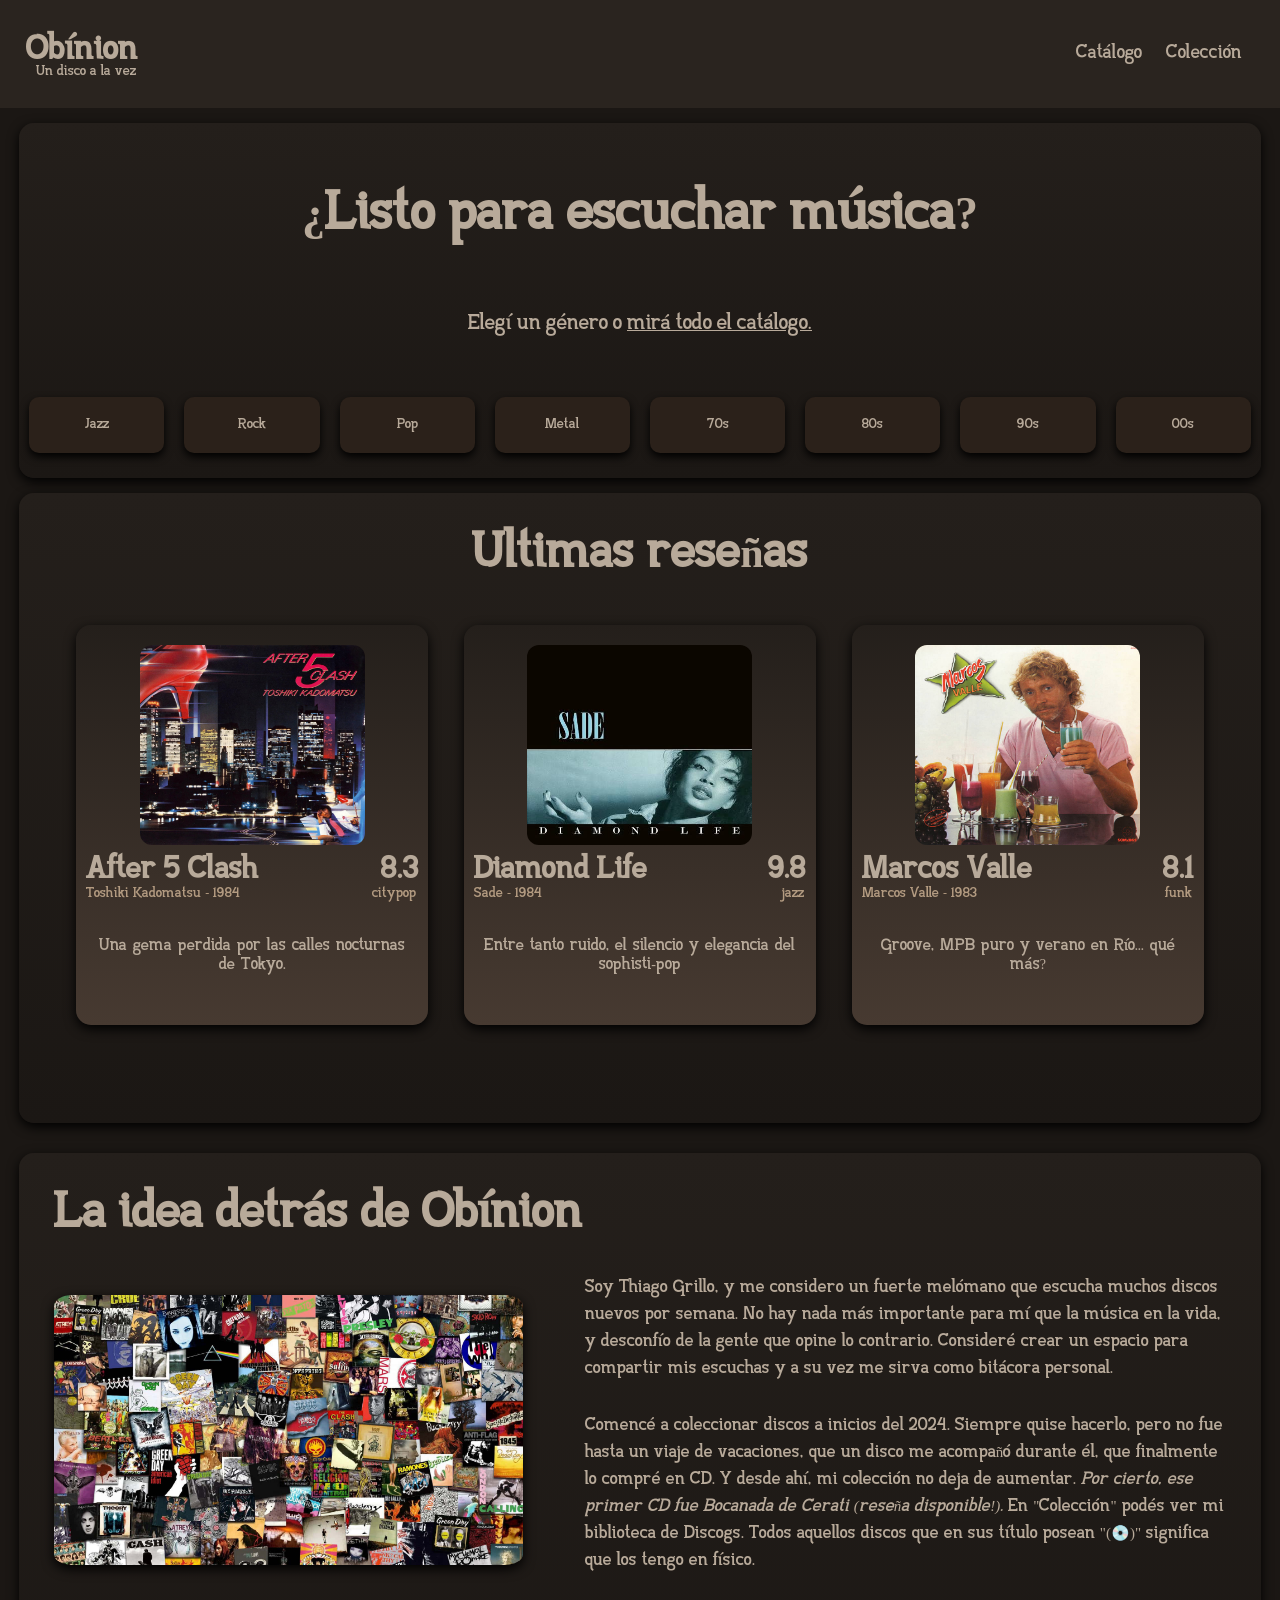
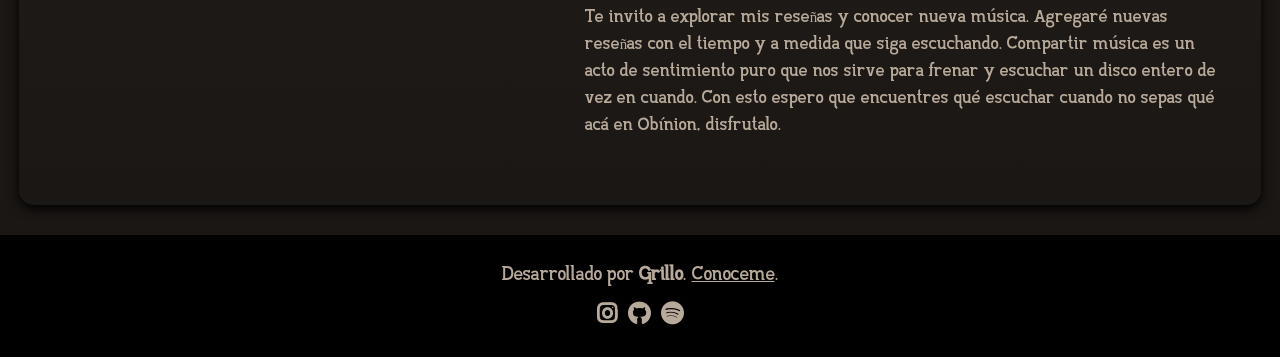
<file: index.html>
<!DOCTYPE html>
<html lang="es">
<head>
    <meta charset="UTF-8">
    <meta name="viewport" content="width=device-width, initial-scale=1.0">
    <meta property="og:image" content="https://obinion.netlify.app/assets/favicon.png">
    <title>Obinion</title>
    <link rel="stylesheet" href="styles/index.css">
    <link rel="stylesheet" href="https://cdnjs.cloudflare.com/ajax/libs/font-awesome/6.4.0/css/all.min.css">
    <link rel="icon" type="image/png" sizes="512x512" href="assets/favicon.png">
</head>
<body>
    <header>
        <div class="logo">
            <a href="index.html">
                <h1 id="logotxt">Obínion</h1>
                <p id="logo-sub">Un disco a la vez</p>
            </a>
        </div>
        <ul>
            <li><a href="catalog.html" target="_parent">Catálogo</a></li>
            <li><a href="https://www.discogs.com/es/user/GRiLL057/collection" target="_blank" title="Ir a Discogs...">Colección</a></li>
        </ul>
    </header>

    <div class="hero">
        <h2 id="title">¿Listo para escuchar música?</h2>
        <h3>Elegí un género o <a href="catalog.html" style="text-decoration: underline;cursor: pointer;">mirá todo el catálogo.</a></h3>
        <div class="genders">
            <input type="button" value="Jazz" onclick="window.location.href='catalog.html?genre=jazz'">
            <input type="button" value="Rock" onclick="window.location.href='catalog.html?genre=rock'">
            <input type="button" value="Pop" onclick="window.location.href='catalog.html?genre=pop'">
            <input type="button" value="Metal" onclick="window.location.href='catalog.html?genre=metal'">
            <input type="button" value="70s" onclick="window.location.href='catalog.html?genre=70s'">
            <input type="button" value="80s" onclick="window.location.href='catalog.html?genre=80s'">
            <input type="button" value="90s" onclick="window.location.href='catalog.html?genre=90s'">
            <input type="button" value="00s" onclick="window.location.href='catalog.html?genre=00s'">
        </div>
    </div>

    <div class="hero2 about-section">
        <h2 class="last-reviews-title">Ultimas reseñas</h2>
        <main id="container-reviews"></main>
    </div>

    <div class="hero2 about-section">
        <h2 class="about-title">La idea detrás de Obínion</h2>
        <div class="about-content">
            <img id="hero-image" src="assets/hero-photo.jpg" alt="Obinion">
            <div class="about-text">
                <p>
                    Soy Thiago Grillo, y me considero un fuerte melómano que escucha
                    muchos discos nuevos por semana. No hay nada más importante para mí
                    que la música en la vida, y desconfío de la gente que opine lo contrario.
                    Consideré crear un espacio para compartir mis escuchas y a su vez me sirva
                    como bitácora personal.
                </p>
                <p>
                    Comencé a coleccionar discos a inicios del 2024. Siempre quise hacerlo,
                    pero no fue hasta un viaje de vacaciones, que un disco me acompañó
                    durante él, que finalmente lo compré en CD. Y desde ahí, mi colección
                    no deja de aumentar.
                    <i>Por cierto, ese primer CD fue Bocanada de Cerati (reseña disponible!).</i>
                    En "Colección" podés ver mi biblioteca de Discogs. Todos aquellos discos que 
                    en sus título posean "(💿)" significa que los tengo en físico.
                </p>
                <p>
                    Te invito a explorar mis reseñas y conocer nueva música. Agregaré nuevas reseñas
                    con el tiempo y a medida que siga escuchando. Compartir música es un acto de 
                    sentimiento puro que nos sirve para frenar y escuchar un disco entero de vez 
                    en cuando. Con esto espero que encuentres qué escuchar cuando no sepas qué acá en Obínion, disfrutalo.
                </p>
            </div>
        </div>
    </div>

    <footer>
        <p>Desarrollado por <b style="font-size: 16px;">Grillo</b>. <a style="cursor: pointer;text-decoration: underline;" href="https://grillodev.netlify.app/" target="_blank">Conoceme</a>.</p>
        <div class="socials">
            <a href="https://www.instagram.com/grillooo.57/" target="_blank"><i class="fa-solid fab fa-instagram"></i></a>
            <a href="https://github.com/gr1ll0o" target="_blank"><i class="fa-solid fab fa-github"></i></a>
            <a href="https://open.spotify.com/user/thiagotobias.grillo?si=30e4d6d63fc04cb6" target="_blank"><i class="fa-solid fab fa-spotify"></i></a>
        </div>
    </footer>

    <script src="js/lastReviewsDisplay.js"></script>
</body>
</html>
</file>
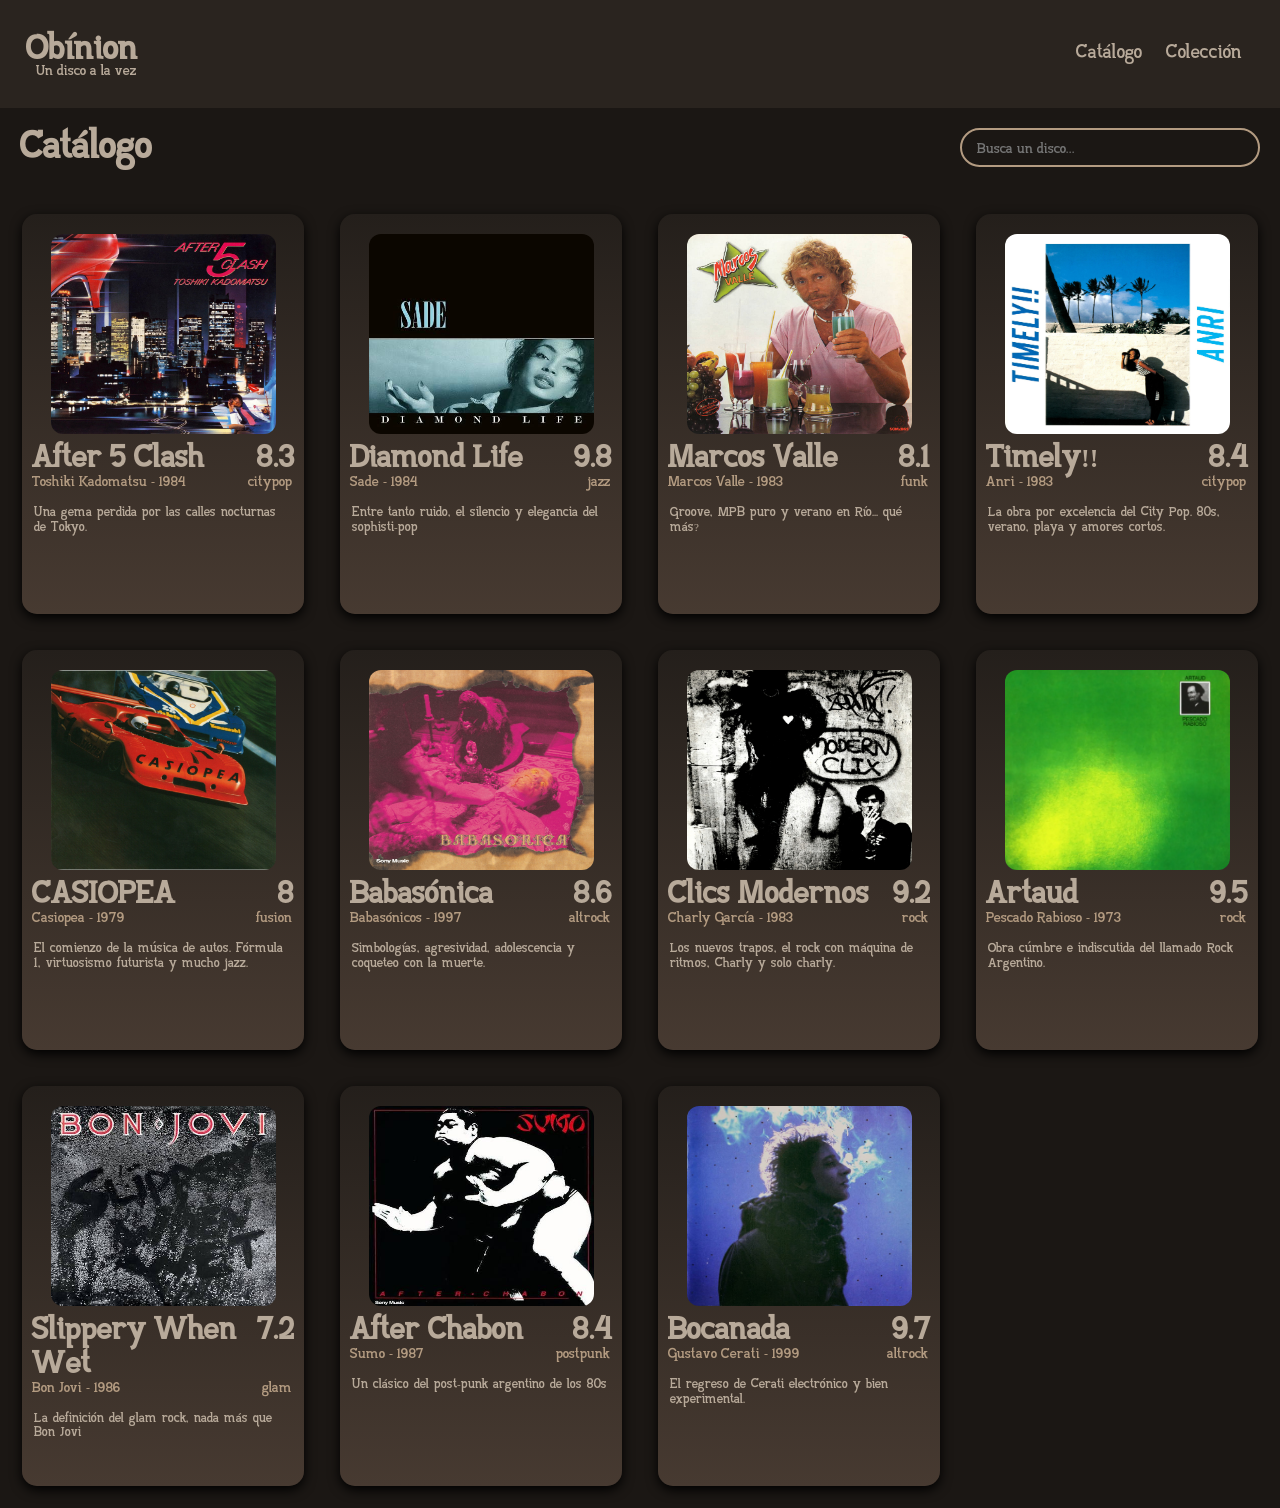
<file: catalog.html>
<!DOCTYPE html>
<html lang="es">
<head>
    <meta charset="UTF-8">
    <meta name="viewport" content="width=device-width, initial-scale=1.0">
    <title>Obinion | Albumes</title>
    <link rel="stylesheet" href="styles/catalog.css">
    <link rel="icon" type="image/png" sizes="512x512" href="assets/favicon.png">
</head>
<body>
    <header>
        <div class="logo">
            <a href="index.html">
                <h1 id="logotxt">Obínion</h1>
                <p id="logo-sub">Un disco a la vez</p>
            </a>
        </div>
        <ul>
            <li><a href="catalog.html" target="_parent">Catálogo</a></li>
            <li><a href="https://www.discogs.com/es/user/GRiLL057/collection" target="_blank" title="Ir a Discogs...">Colección</a></li>
        </ul>
    </header>
    <div class="tools">
        <h1 style="font-size: 32px; margin: 20px;">Catálogo</h1>
        <input type="text" id="search" placeholder="Busca un disco...">
    </div>
    <main id="container">
    </main>
    <footer>
    </footer>
    <script src="js/albumDisplay.js"></script>
</body>
</html>
</file>
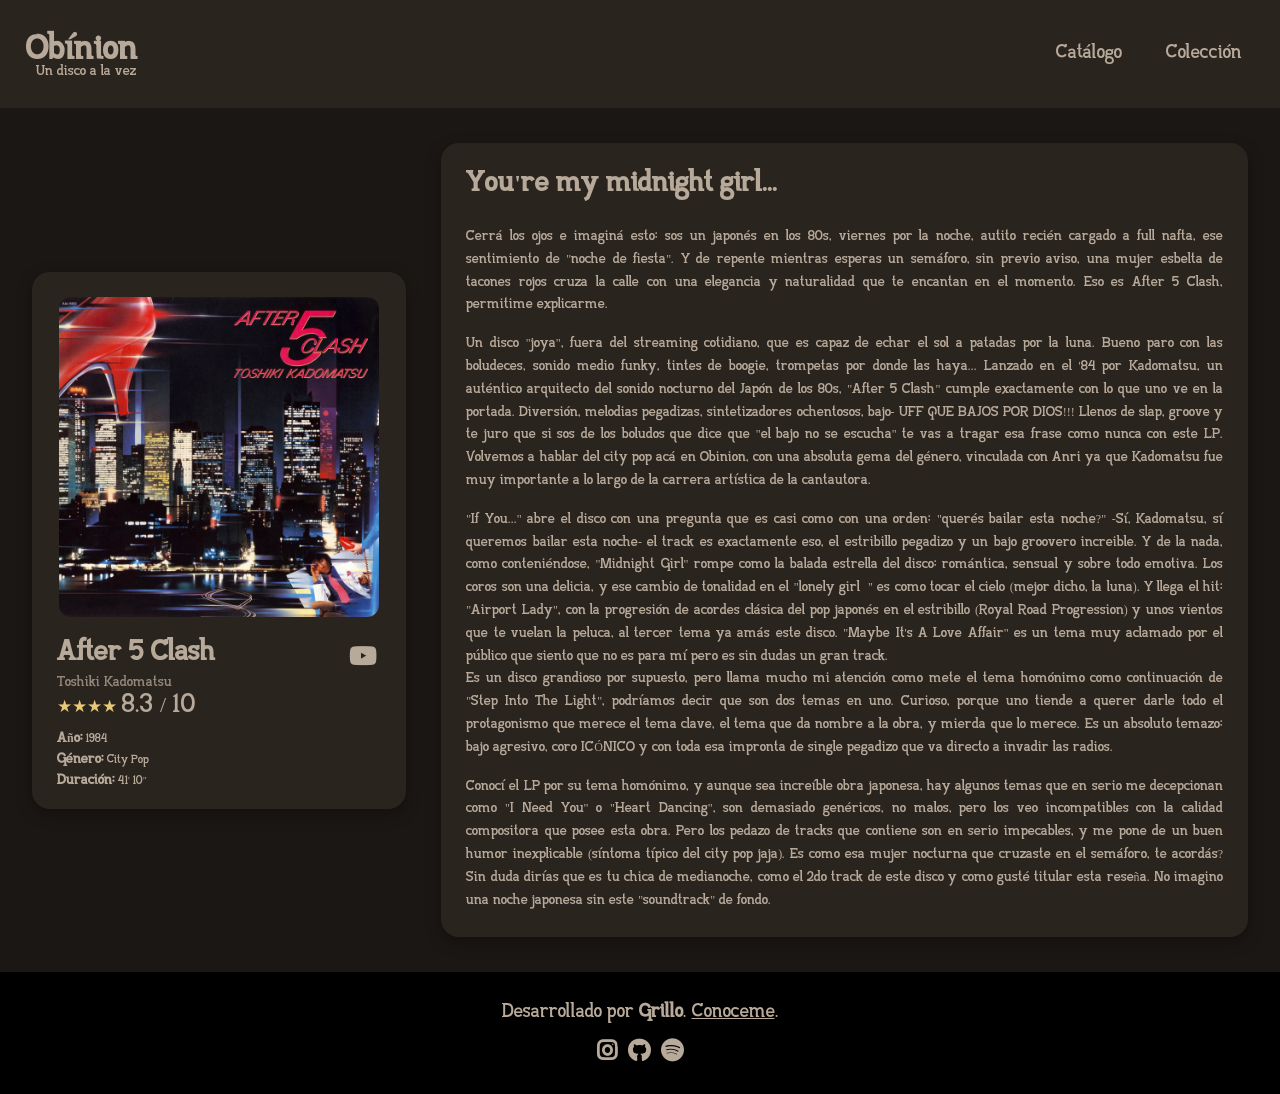
<file: albums/after-5-clash.html>
<!DOCTYPE html>
<html lang="es">

<head>
    <meta charset="UTF-8">
    <meta name="viewport" content="width=device-width, initial-scale=1.0">
    <meta property="og:image" content="https://obinion.netlify.app/assets/covers/after-5-clash.jpg">
    <title>After 5 Clash | Obinion</title>
    <link rel="stylesheet" href="../styles/review.css">
    <link rel="stylesheet" href="https://cdnjs.cloudflare.com/ajax/libs/font-awesome/6.4.0/css/all.min.css">
    <link rel="icon" type="image/png" sizes="512x512" href="../assets/favicon.png">
</head>

<body>
    <header>
        <div class="logo">
            <a href="../index.html">
                <h1 id="logotxt">Obínion</h1>
                <p id="logo-sub">Un disco a la vez</p>
            </a>
        </div>
        <ul>
            <li><a href="../catalog.html" target="_parent">Catálogo</a></li>
            <li><a href="https://www.discogs.com/es/user/GRiLL057/collection" target="_blank"
                    title="Ir a Discogs...">Colección</a></li>
        </ul>
    </header>

    <main class="hero">
        <!--------------------->
        <aside class="album-card">
            <img id="cover" src="../assets/covers/after-5-clash.jpg" alt="Portada de After 5 Clash">
            
            <div class="info-container">
                <div id="info">
                    <h1>After 5 Clash</h1>
                    <h2>Toshiki Kadomatsu</h2>
                    <div class="rating">
                        ★★★★ <span>8.3 / 10</span>
                    </div>
                    <div class="album-data">
                        <p><strong>Año:</strong> 1984</p>
                        <p><strong>Género:</strong> City Pop</p>
                        <p><strong>Duración:</strong> 41' 10"</p>
                    </div>
                </div>
                <div id="source-record">
                    <a href="https://youtu.be/4feHTSWd6jU?si=fZwruvjbqltyhbwD"><i class="fa-solid fab fa-youtube"></i></a>
                </div>
            </div>
        </aside>
        <!--------------------->
        <section class="review">
            <h2>You're my midnight girl...</h2>
            <p>
                Cerrá los ojos e imaginá esto: sos un japonés en los 80s, viernes por la noche, autito recién cargado a full nafta, ese
                sentimiento de "noche de fiesta". Y de repente mientras esperas un semáforo, sin previo aviso, una mujer esbelta de tacones
                rojos cruza la calle con una elegancia y naturalidad que te encantan en el momento. Eso es After 5 Clash, permitime explicarme.
            </p>
            <br>
            <p>
                Un disco "joya", fuera del streaming cotidiano, que es capaz de echar el sol a patadas por la luna. Bueno paro con las boludeces,
                sonido medio funky, tintes de boogie, trompetas por donde las haya... Lanzado en el '84 por Kadomatsu, un auténtico arquitecto del sonido
                nocturno del Japón de los 80s, "After 5 Clash" cumple exactamente con lo que uno ve en la portada. Diversión, melodias pegadizas,
                sintetizadores ochentosos, bajo- UFF QUE BAJOS POR DIOS!!! Llenos de slap, groove y te juro que si sos de los boludos que dice que
                "el bajo no se escucha" te vas a tragar esa frase como nunca con este LP. Volvemos a hablar del city pop acá en Obinion, con una
                absoluta gema del género, vinculada con Anri ya que Kadomatsu fue muy importante a lo largo de la carrera artística de la cantautora.
            </p>
            <br>
            <p>
                "If You..." abre el disco con una pregunta que es casi como con una orden: "querés bailar esta noche?" -Sí, Kadomatsu, sí queremos bailar
                esta noche- el track es exactamente eso, el estribillo pegadizo y un bajo groovero increible. Y de la nada, como conteniéndose, "Midnight Girl"
                rompe como la balada estrella del disco: romántica, sensual y sobre todo emotiva. Los coros son una delicia, y ese cambio de tonalidad
                en el "lonely girl~" es como tocar el cielo (mejor dicho, la luna). Y llega el hit: "Airport Lady", con la progresión de acordes clásica
                del pop japonés en el estribillo (Royal Road Progression) y unos vientos que te vuelan la peluca, al tercer tema ya amás este disco.
                "Maybe It's A Love Affair" es un tema muy aclamado por el público que siento que no es para mí pero es sin dudas un gran track.<br>
                Es un disco grandioso por supuesto, pero llama mucho mi atención como mete el tema homónimo como continuación de "Step Into The Light",
                podríamos decir que son dos temas en uno. Curioso, porque uno tiende a querer darle todo el protagonismo que merece el tema clave, el tema
                que da nombre a la obra, y mierda que lo merece. Es un absoluto temazo: bajo agresivo, coro ICÓNICO y con toda esa impronta de single pegadizo
                que va directo a invadir las radios.
            </p>
            <br>
            <p>
                Conocí el LP por su tema homónimo, y aunque sea increíble obra japonesa, hay algunos temas que en serio me decepcionan como "I Need You" o
                "Heart Dancing", son demasiado genéricos, no malos, pero los veo incompatibles con la calidad compositora que posee esta obra. Pero los pedazo
                de tracks que contiene son en serio impecables, y me pone de un buen humor inexplicable (síntoma típico del city pop jaja). Es como esa mujer
                nocturna que cruzaste en el semáforo, te acordás? Sin duda dirías que es tu chica de medianoche, como el 2do track de este disco y como gusté
                titular esta reseña. No imagino una noche japonesa sin este "soundtrack" de fondo.
            </p>
        </section>
    </main>

    <footer>
        <p>Desarrollado por <b style="font-size: 16px;">Grillo</b>. <a style="cursor: pointer;text-decoration: underline;" href="https://grillodev.netlify.app/" target="_blank">Conoceme</a>.</p>
        <div class="socials">
            <a href="https://www.instagram.com/grillooo.57/" target="_blank"><i class="fa-solid fab fa-instagram"></i></a>
            <a href="https://github.com/gr1ll0o" target="_blank"><i class="fa-solid fab fa-github"></i></a>
            <a href="https://open.spotify.com/user/thiagotobias.grillo?si=30e4d6d63fc04cb6" target="_blank"><i
                    class="fa-solid fab fa-spotify"></i></a>
        </div>
    </footer>
</body>
</html>
</file>
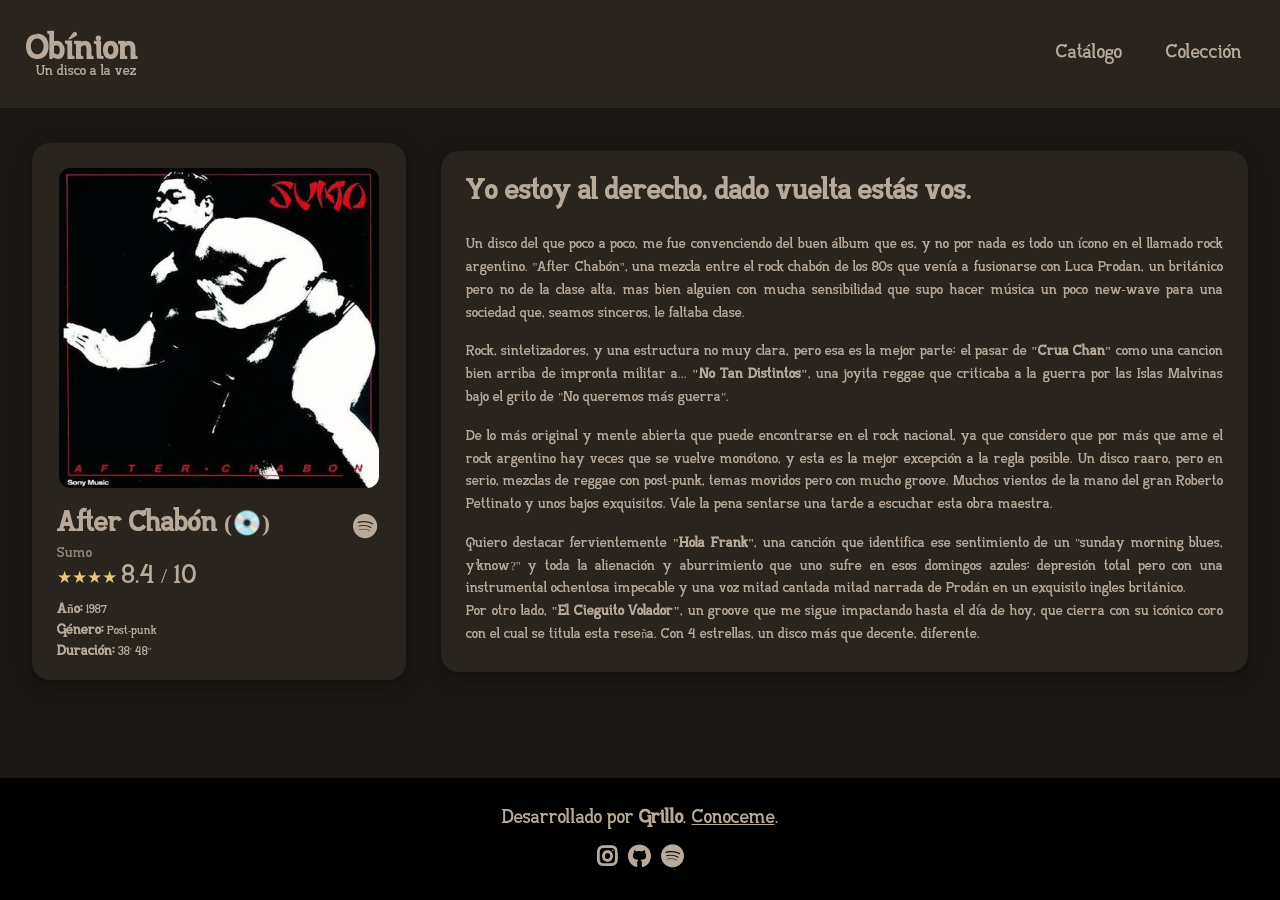
<file: albums/after-chabon.html>
<!DOCTYPE html>
<html lang="es">

<head>
    <meta charset="UTF-8">
    <meta name="viewport" content="width=device-width, initial-scale=1.0">
    <meta property="og:image" content="https://obinion.netlify.app/assets/covers/afterchabon.jpg">
    <title>After Chabon | Obinion</title>
    <link rel="stylesheet" href="../styles/review.css">
    <link rel="stylesheet" href="https://cdnjs.cloudflare.com/ajax/libs/font-awesome/6.4.0/css/all.min.css">
    <link rel="icon" type="image/png" sizes="512x512" href="../assets/favicon.png">
</head>

<body>
    <header>
        <div class="logo">
            <a href="../index.html">
                <h1 id="logotxt">Obínion</h1>
                <p id="logo-sub">Un disco a la vez</p>
            </a>
        </div>
        <ul>
            <li><a href="../catalog.html" target="_parent">Catálogo</a></li>
            <li><a href="https://www.discogs.com/es/user/GRiLL057/collection" target="_blank"
                    title="Ir a Discogs...">Colección</a></li>
        </ul>
    </header>

    <main class="hero">
        <!--------------------->
        <aside class="album-card">
            <img id="cover" src="../assets/covers/afterchabon.jpg" alt="Portada de After Chabón">
            
            <div class="info-container">
                <div id="info">
                    <h1>After Chabón (💿)</h1>
                    <h2>Sumo</h2>
                    <div class="rating">
                        ★★★★ <span>8.4 / 10</span>
                    </div>
                    <div class="album-data">
                        <p><strong>Año:</strong> 1987</p>
                        <p><strong>Género:</strong> Post-punk</p>
                        <p><strong>Duración:</strong> 38' 48"</p>
                    </div>
                </div>
                <div id="source-record">
                    <a href="https://open.spotify.com/album/721cIV4PIWZSK5nZaYPvFy?si=4Y0Ko5RTT8iFCJmBgTjMVQ"><i class="fa-solid fab fa-spotify"></i></a>
                </div>
            </div>
        </aside>
        <!--------------------->
        <section class="review">
            <h2>Yo estoy al derecho, dado vuelta estás vos.</h2>
            <p>
                Un disco del que poco a poco, me fue convenciendo del buen álbum que es, y no por nada
                es todo un ícono en el llamado rock argentino. "After Chabón", una mezcla entre el rock
                chabón de los 80s que venía a fusionarse con Luca Prodan, un británico pero no de la clase
                alta, mas bien alguien con mucha sensibilidad que supo hacer música un poco new-wave para
                una sociedad que, seamos sinceros, le faltaba clase.
            </p>
            <br>
            <p>
                Rock, sintetizadores, y una estructura no muy clara, pero esa es la mejor parte: el pasar de
                <b>"Crua Chan"</b> como una cancion bien arriba de impronta militar a... <b>"No Tan Distintos"</b>,
                una joyita reggae que criticaba a la guerra por las Islas Malvinas bajo el grito de "No queremos más guerra".
            </p>
            <br>
            <p>
                De lo más original y mente abierta que puede encontrarse en el rock nacional, ya que considero que por más
                que ame el rock argentino hay veces que se vuelve monótono, y esta es la mejor excepción a la regla posible.
                Un disco raaro, pero en serio, mezclas de reggae con post-punk, temas movidos pero con mucho groove. Muchos
                vientos de la mano del gran Roberto Pettinato y unos bajos exquisitos. Vale la pena sentarse una tarde a escuchar
                esta obra maestra.
            </p>
            <br>
            <p>
                Quiero destacar fervientemente <b>"Hola Frank"</b>, una canción que identifica ese sentimiento de un "sunday morning blues, y'know?"
                y toda la alienación y aburrimiento que uno sufre en esos domingos azules: depresión total pero con una instrumental
                ochentosa impecable y una voz mitad cantada mitad narrada de Prodán en un exquisito ingles británico.<br>
                Por otro lado, <b>"El Cieguito Volador"</b>, un groove que me sigue impactando hasta el día de hoy, que cierra
                con su icónico coro con el cual se titula esta reseña. Con 4 estrellas, un disco más que decente, diferente.
            </p>
        </section>
    </main>

    <footer>
        <p>Desarrollado por <b style="font-size: 16px;">Grillo</b>. <a style="cursor: pointer;text-decoration: underline;" href="https://grillodev.netlify.app/" target="_blank">Conoceme</a>.</p>
        <div class="socials">
            <a href="https://www.instagram.com/grillooo.57/" target="_blank"><i class="fa-solid fab fa-instagram"></i></a>
            <a href="https://github.com/gr1ll0o" target="_blank"><i class="fa-solid fab fa-github"></i></a>
            <a href="https://open.spotify.com/user/thiagotobias.grillo?si=30e4d6d63fc04cb6" target="_blank"><i
                    class="fa-solid fab fa-spotify"></i></a>
        </div>
    </footer>
</body>
</html>
</file>
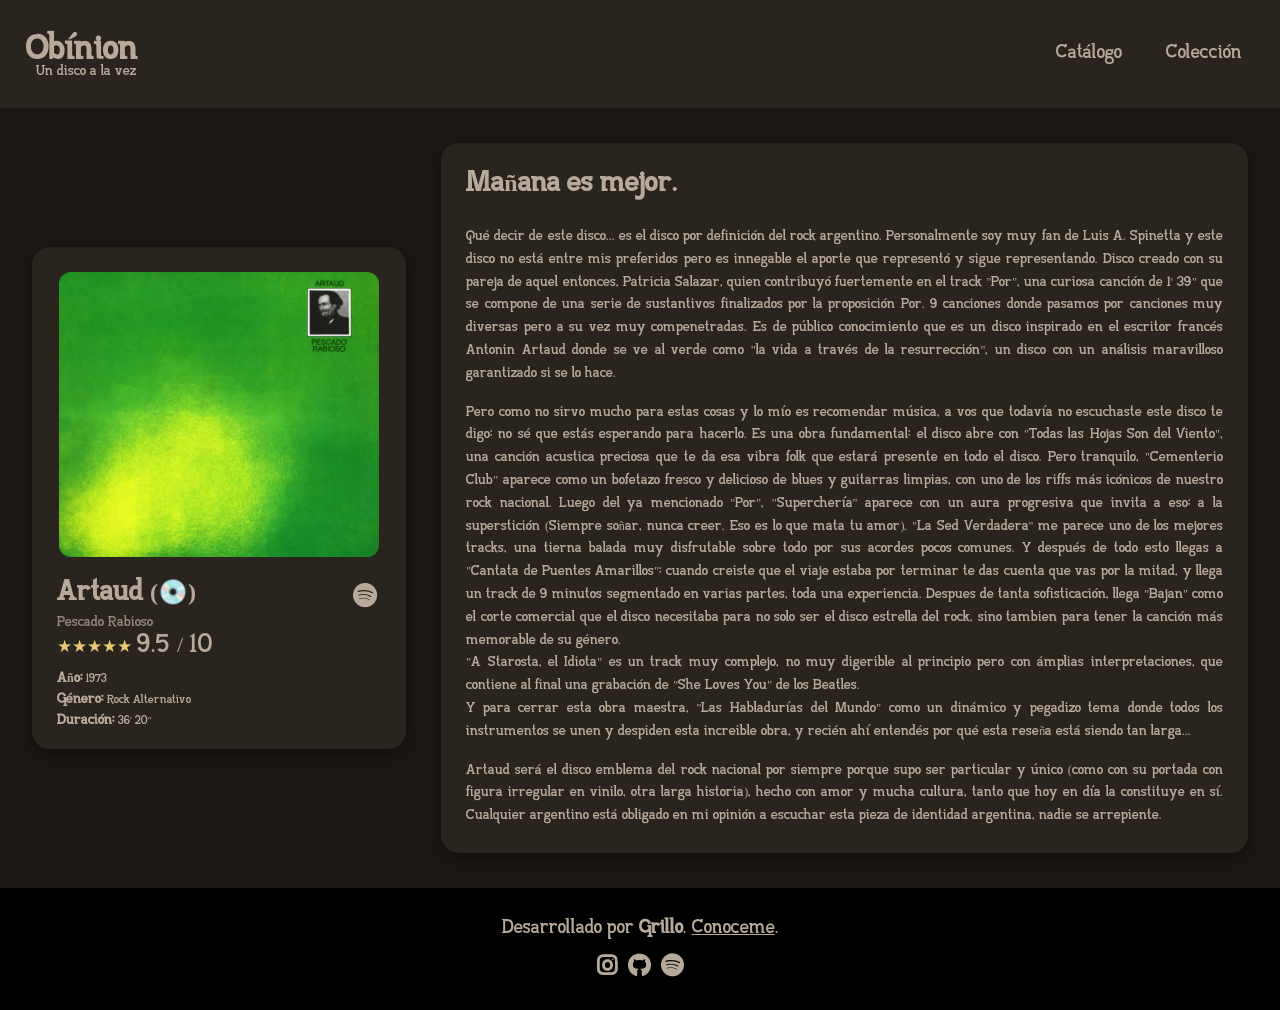
<file: albums/artaud.html>
<!DOCTYPE html>
<html lang="es">
<head>
    <meta charset="UTF-8">
    <meta name="viewport" content="width=device-width, initial-scale=1.0">
    <meta property="og:image" content="https://obinion.netlify.app/assets/covers/artaud.webp">
    <title>Artaud | Obinion</title>
    <link rel="stylesheet" href="../styles/review.css">
    <link rel="stylesheet" href="https://cdnjs.cloudflare.com/ajax/libs/font-awesome/6.4.0/css/all.min.css">
    <link rel="icon" type="image/png" sizes="512x512" href="../assets/favicon.png">
</head>
<body>
    <header>
        <div class="logo">
            <a href="../index.html">
                <h1 id="logotxt">Obínion</h1>
                <p id="logo-sub">Un disco a la vez</p>
            </a>
        </div>
        <ul>
            <li><a href="../catalog.html" target="_parent">Catálogo</a></li>
            <li><a href="https://www.discogs.com/es/user/GRiLL057/collection" target="_blank"
                    title="Ir a Discogs...">Colección</a></li>
        </ul>
    </header>

    <main class="hero">
        <!--------------------->
        <aside class="album-card">
            <img id="cover" src="../assets/covers/artaud.webp" alt="Portada de Artaud">
            
            <div class="info-container">
                <div id="info">
                    <h1>Artaud (💿)</h1>
                    <h2>Pescado Rabioso</h2>
                    <div class="rating">
                        ★★★★★ <span>9.5 / 10</span>
                    </div>
                    <div class="album-data">
                        <p><strong>Año:</strong> 1973</p>
                        <p><strong>Género:</strong> Rock Alternativo</p>
                        <p><strong>Duración:</strong> 36' 20"</p>
                    </div>
                </div>
                <div id="source-record">
                    <a href="https://open.spotify.com/album/5MJR9j21vjEi4ODxzhvoTA?si=2BBtr6MMQdyYC1FPFLTh3Q"><i class="fa-solid fab fa-spotify"></i></a>
                </div>
            </div>
        </aside>
        <!--------------------->
        <section class="review">
            <h2>Mañana es mejor.</h2>
            <p>
                Qué decir de este disco... es el disco por definición del rock argentino. Personalmente
                soy muy fan de Luis A. Spinetta y este disco no está entre mis preferidos pero es innegable
                el aporte que representó y sigue representando. Disco creado con su pareja de aquel
                entonces, Patricia Salazar, quien contribuyó fuertemente en el track "Por", una curiosa
                canción de 1' 39" que se compone de una serie de sustantivos finalizados por la proposición
                Por. 9 canciones donde pasamos por canciones muy diversas pero a su vez muy compenetradas.
                Es de público conocimiento que es un disco inspirado en el escritor francés Antonin Artaud
                donde se ve al verde como "la vida a través de la resurrección", un disco con un análisis
                maravilloso garantizado si se lo hace.
            </p>
            <br>
            <p>
                Pero como no sirvo mucho para estas cosas y lo mío es recomendar música, a vos que todavía
                no escuchaste este disco te digo: no sé que estás esperando para hacerlo. Es una obra fundamental:
                el disco abre con "Todas las Hojas Son del Viento", una canción acustica preciosa que te da esa
                vibra folk que estará presente en todo el disco. Pero tranquilo, "Cementerio Club" aparece como
                un bofetazo fresco y delicioso de blues y guitarras limpias, con uno de los riffs más icónicos
                de nuestro rock nacional. Luego del ya mencionado "Por", "Superchería" aparece con un aura progresiva
                que invita a eso: a la superstición (Siempre soñar, nunca creer. Eso es lo que mata tu amor).
                "La Sed Verdadera" me parece uno de los mejores tracks, una tierna balada muy disfrutable sobre todo
                por sus acordes pocos comunes. Y después de todo esto llegas a "Cantata de Puentes Amarillos":
                cuando creiste que el viaje estaba por terminar te das cuenta que vas por la mitad, y llega un 
                track de 9 minutos segmentado en varias partes, toda una experiencia. Despues de tanta sofisticación,
                llega "Bajan" como el corte comercial que el disco necesitaba para no solo ser el disco estrella del rock,
                sino tambien para tener la canción más memorable de su género.<br>
                "A Starosta, el Idiota" es un track muy complejo, no muy digerible al principio pero con ámplias interpretaciones,
                que contiene al final una grabación de "She Loves You" de los Beatles.<br>
                Y para cerrar esta obra maestra, "Las Habladurías del Mundo" como un dinámico y pegadizo tema
                donde todos los instrumentos se unen y despiden esta increible obra, y recién ahí entendés por qué esta
                reseña está siendo tan larga...
            </p>
            <br>
            <p>
                Artaud será el disco emblema del rock nacional por siempre porque supo ser particular y único
                (como con su portada con figura irregular en vinilo, otra larga historia), hecho con amor y
                mucha cultura, tanto que hoy en día la constituye en sí. Cualquier argentino está obligado
                en mi opinión a escuchar esta pieza de identidad argentina, nadie se arrepiente.
            </p>
        </section>
    </main>

    <footer>
        <p>Desarrollado por <b style="font-size: 16px;">Grillo</b>. <a style="cursor: pointer;text-decoration: underline;" href="https://grillodev.netlify.app/" target="_blank">Conoceme</a>.</p>
        <div class="socials">
            <a href="https://www.instagram.com/grillooo.57/" target="_blank"><i class="fa-solid fab fa-instagram"></i></a>
            <a href="https://github.com/gr1ll0o" target="_blank"><i class="fa-solid fab fa-github"></i></a>
            <a href="https://open.spotify.com/user/thiagotobias.grillo?si=30e4d6d63fc04cb6" target="_blank"><i class="fa-solid fab fa-spotify"></i></a>
        </div>
    </footer>
</body>
</html>
</file>
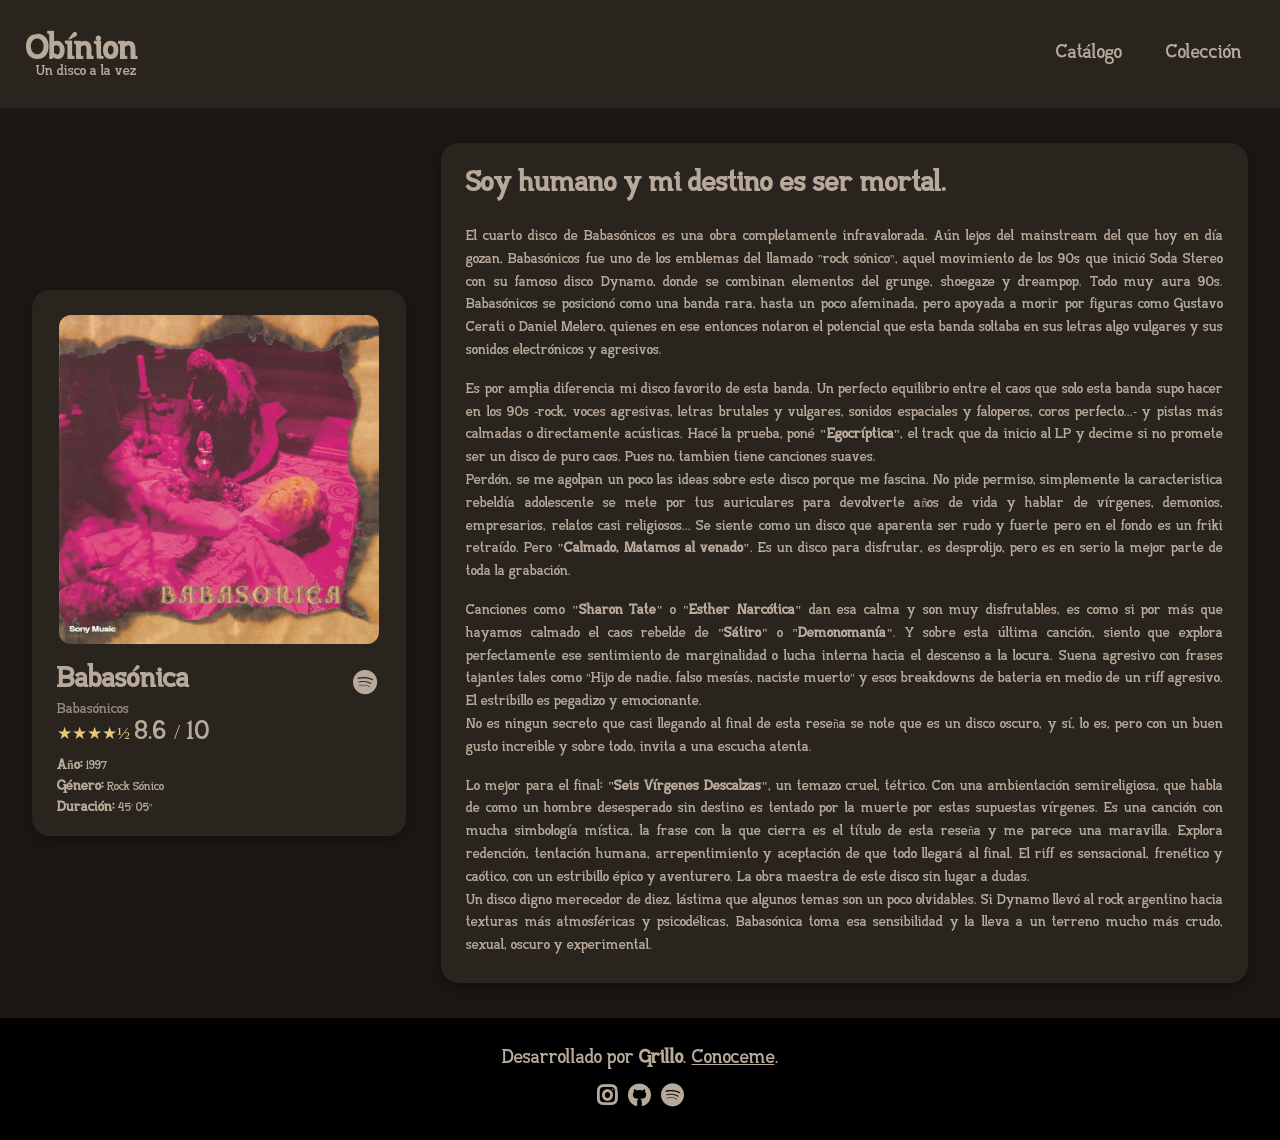
<file: albums/babasonica.html>
<!DOCTYPE html>
<html lang="es">
<head>
    <meta charset="UTF-8">
    <meta name="viewport" content="width=device-width, initial-scale=1.0">
    <meta property="og:image" content="https://obinion.netlify.app/assets/covers/babasonica.jpg">
    <title>Babasónica | Obinion</title>
    <link rel="stylesheet" href="../styles/review.css">
    <link rel="stylesheet" href="https://cdnjs.cloudflare.com/ajax/libs/font-awesome/6.4.0/css/all.min.css">
    <link rel="icon" type="image/png" sizes="512x512" href="../assets/favicon.png">
</head>
<body>
    <header>
        <div class="logo">
            <a href="../index.html">
                <h1 id="logotxt">Obínion</h1>
                <p id="logo-sub">Un disco a la vez</p>
            </a>
        </div>
        <ul>
            <li><a href="../catalog.html" target="_parent">Catálogo</a></li>
            <li><a href="https://www.discogs.com/es/user/GRiLL057/collection" target="_blank"
                    title="Ir a Discogs...">Colección</a></li>
        </ul>
    </header>

    <main class="hero">
        <!--------------------->
        <aside class="album-card">
            <img id="cover" src="../assets/covers/babasonica.jpg" alt="Portada de Babasónica">
            
            <div class="info-container">
                <div id="info">
                    <h1>Babasónica</h1>
                    <h2>Babasónicos</h2>
                    <div class="rating">
                        ★★★★½ <span>8.6 / 10</span>
                    </div>
                    <div class="album-data">
                        <p><strong>Año:</strong> 1997</p>
                        <p><strong>Género:</strong> Rock Sónico</p>
                        <p><strong>Duración:</strong> 45' 05"</p>
                    </div>
                </div>
                <div id="source-record">
                    <a href="https://open.spotify.com/album/4Ql26DUHyQwn7dlZhrmxb4?si=62FvxfBLTUSdcxLNOxPleQ"><i class="fa-solid fab fa-spotify"></i></a>
                </div>
            </div>
        </aside>
        <!--------------------->
        <section class="review">
            <h2>Soy humano y mi destino es ser mortal.</h2>
            <p>
                El cuarto disco de Babasónicos es una obra completamente infravalorada. Aún lejos del mainstream
                del que hoy en día gozan, Babasónicos fue uno de los emblemas del llamado "rock sónico", aquel movimiento
                de los 90s que inició Soda Stereo con su famoso disco Dynamo, donde se combinan elementos del
                grunge, shoegaze y dreampop. Todo muy aura 90s. Babasónicos se posicionó como una banda rara, hasta
                un poco afeminada, pero apoyada a morir por figuras como Gustavo Cerati o Daniel Melero, quienes
                en ese entonces notaron el potencial que esta banda soltaba en sus letras algo vulgares y sus
                sonidos electrónicos y agresivos.
            </p>
            <br>
            <p>
                Es por amplia diferencia mi disco favorito de esta banda. Un perfecto equilibrio entre el caos
                que solo esta banda supo hacer en los 90s -rock, voces agresivas, letras brutales y vulgares,
                sonidos espaciales y faloperos, coros perfecto...- y pistas más calmadas o directamente acústicas.
                Hacé la prueba, poné <b>"Egocríptica"</b>, el track que da inicio al LP y decime si no promete ser
                un disco de puro caos. Pues no, tambien tiene canciones suaves. <br>
                Perdón, se me agolpan un poco las ideas sobre este disco porque me fascina. No pide permiso, simplemente
                la caracteristica rebeldía adolescente se mete por tus auriculares para devolverte años de vida
                y hablar de vírgenes, demonios, empresarios, relatos casi religiosos... Se siente como un disco
                que aparenta ser rudo y fuerte pero en el fondo es un friki retraído. Pero <b>"Calmado, Matamos al
                venado"</b>. Es un disco para disfrutar, es desprolijo, pero es en serio la mejor parte de toda la grabación.
            </p>
            <br>
            <p>
                Canciones como <b>"Sharon Tate"</b> o <b>"Esther Narcótica"</b> dan esa calma y son muy disfrutables,
                es como si por más que hayamos calmado el caos rebelde de <b>"Sátiro"</b> o <b>"Demonomanía"</b>. Y sobre
                esta última canción, siento que explora perfectamente ese sentimiento de marginalidad o lucha interna
                hacia el descenso a la locura. Suena agresivo con frases tajantes tales como "Hijo de nadie, falso mesías,
                naciste muerto" y esos breakdowns de bateria en medio de un riff agresivo. El estribillo es pegadizo y emocionante. <br>
                No es ningun secreto que casi llegando al final de esta reseña se note que es un disco oscuro, y sí, lo es, pero
                con un buen gusto increible y sobre todo, invita a una escucha atenta.
            </p>
            <br>
            <p>
                Lo mejor para el final: <b>"Seis Vírgenes Descalzas"</b>, un temazo cruel, tétrico. Con una ambientación
                semireligiosa, que habla de como un hombre desesperado sin destino es tentado por la muerte por estas supuestas
                vírgenes. Es una canción con mucha simbología mística, la frase con la que cierra es el título de esta reseña y 
                me parece una maravilla. Explora redención, tentación humana, arrepentimiento y aceptación de que todo llegará al final.
                El riff es sensacional, frenético y caótico, con un estribillo épico y aventurero. La obra maestra de este
                disco sin lugar a dudas. <br>
                Un disco digno merecedor de diez, lástima que algunos temas son un poco olvidables. Si Dynamo llevó al rock argentino hacia texturas 
                más atmosféricas y psicodélicas, Babasónica toma esa sensibilidad y la lleva a un terreno mucho más crudo, sexual, oscuro y experimental.
            </p>
        </section>
    </main>

    <footer>
        <p>Desarrollado por <b style="font-size: 16px;">Grillo</b>. <a style="cursor: pointer;text-decoration: underline;" href="https://grillodev.netlify.app/" target="_blank">Conoceme</a>.</p>
        <div class="socials">
            <a href="https://www.instagram.com/grillooo.57/" target="_blank"><i class="fa-solid fab fa-instagram"></i></a>
            <a href="https://github.com/gr1ll0o" target="_blank"><i class="fa-solid fab fa-github"></i></a>
            <a href="https://open.spotify.com/user/thiagotobias.grillo?si=30e4d6d63fc04cb6" target="_blank"><i class="fa-solid fab fa-spotify"></i></a>
        </div>
    </footer>
</body>
</html>
</file>
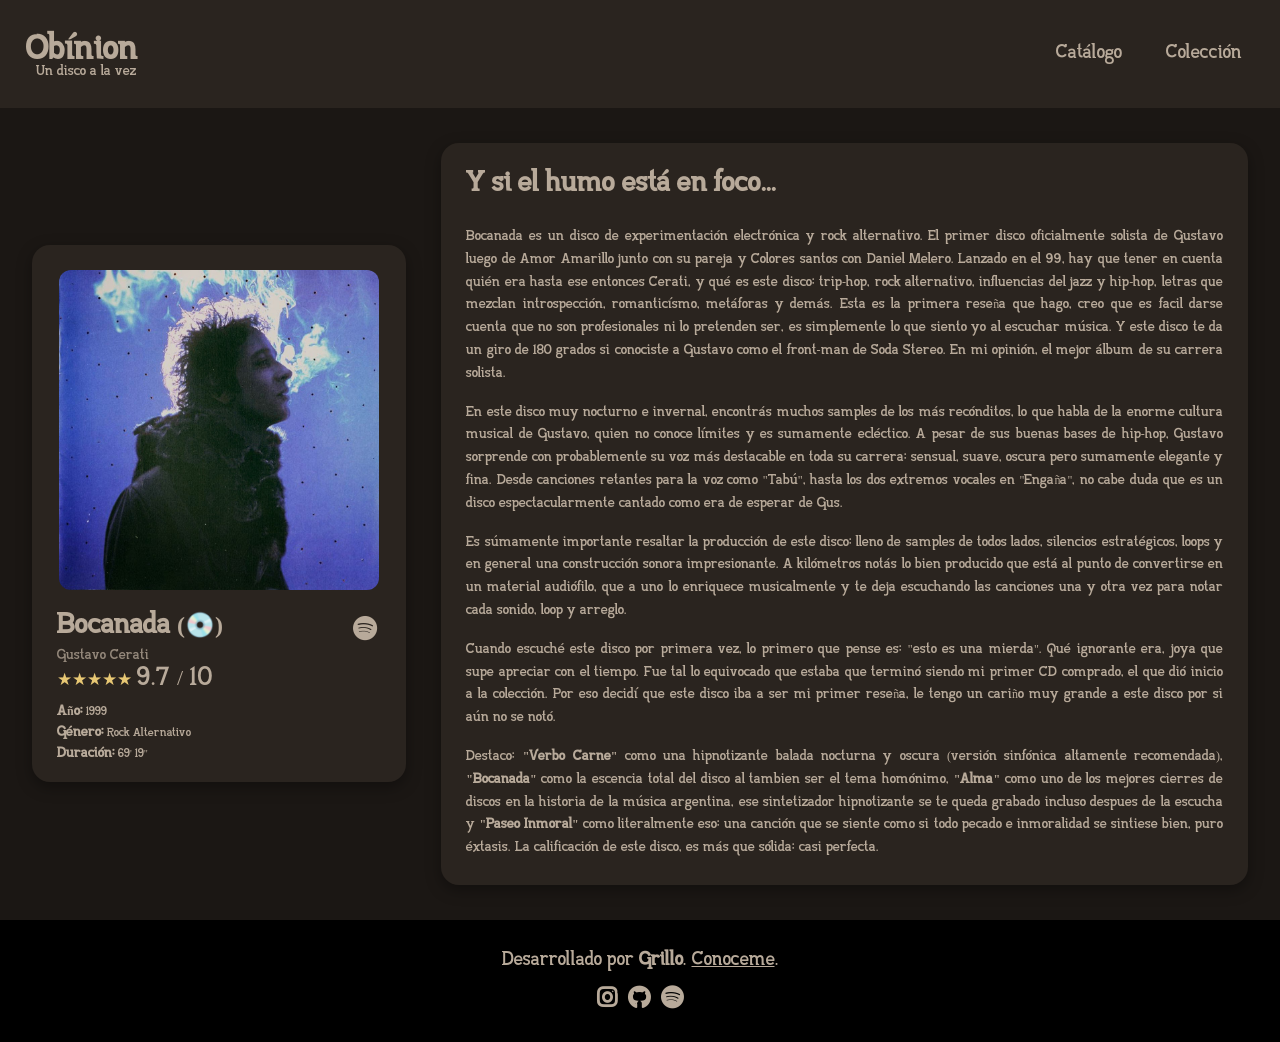
<file: albums/bocanada.html>
<!DOCTYPE html>
<html lang="es">

<head>
    <meta charset="UTF-8">
    <meta name="viewport" content="width=device-width, initial-scale=1.0">
    <meta property="og:image" content="https://obinion.netlify.app/assets/covers/bocanada.jpg">
    <title>Bocanada | Obinion</title>
    <link rel="stylesheet" href="../styles/review.css">
    <link rel="stylesheet" href="https://cdnjs.cloudflare.com/ajax/libs/font-awesome/6.4.0/css/all.min.css">
    <link rel="icon" type="image/png" sizes="512x512" href="../assets/favicon.png">
</head>

<body>
    <header>
        <div class="logo">
            <a href="../index.html">
                <h1 id="logotxt">Obínion</h1>
                <p id="logo-sub">Un disco a la vez</p>
            </a>
        </div>
        <ul>
            <li><a href="../catalog.html" target="_parent">Catálogo</a></li>
            <li><a href="https://www.discogs.com/es/user/GRiLL057/collection" target="_blank"
                    title="Ir a Discogs...">Colección</a></li>
        </ul>
    </header>

    <main class="hero">
        <!--------------------->
        <aside class="album-card">
            <img id="cover" src="../assets/covers/bocanada.jpg" alt="Portada de Bocanada">

            <div class="info-container">
                <div id="info">
                    <h1>Bocanada (💿)</h1>
                    <h2>Gustavo Cerati</h2>
                    <div class="rating">★★★★★ <span>9.7 / 10</span></div>
                    <div class="album-data">
                        <p><strong>Año:</strong> 1999</p>
                        <p><strong>Género:</strong> Rock Alternativo</p>
                        <p><strong>Duración:</strong> 69' 19"</p>
                    </div>
                </div>
                <div id="source-record">
                    <a href="https://open.spotify.com/album/2rIdWbXPjcq8K7BCccBhhC?si=ghyasmP1SkeFab8kCBxOBQ"><i class="fa-solid fab fa-spotify"></i></a>
                </div>
            </div>
        </aside>
        <!--------------------->
        <section class="review">
            <h2>Y si el humo está en foco...</h2>
            <p>
                Bocanada es un disco de experimentación electrónica y rock alternativo. El primer disco 
                oficialmente solista de Gustavo luego de Amor Amarillo junto con su pareja y Colores santos con Daniel Melero. 
                Lanzado en el 99, hay que tener en cuenta quién era hasta ese entonces Cerati, y qué es este disco: 
                trip-hop, rock alternativo, influencias del jazz y hip-hop, letras que mezclan introspección, romanticísmo, metáforas y demás. 
                Esta es la primera reseña que hago, creo que es facil darse cuenta que no son profesionales 
                ni lo pretenden ser, es simplemente lo que siento yo al escuchar música. Y este disco te da 
                un giro de 180 grados si conociste a Gustavo como el front-man de Soda Stereo. En mi opinión, 
                el mejor álbum de su carrera solista.
            </p>
            <br>
            <p>
                En este disco muy nocturno e invernal, encontrás muchos samples de los más recónditos, lo
                que habla de la enorme cultura musical de Gustavo, quien no conoce límites y es sumamente
                ecléctico. A pesar de sus buenas bases de hip-hop, Gustavo sorprende con probablemente 
                su voz más destacable en toda su carrera: sensual, suave, oscura pero sumamente elegante
                y fina. Desde canciones retantes para la voz como "Tabú", hasta los dos extremos vocales en
                "Engaña", no cabe duda que es un disco espectacularmente cantado como era de esperar de Gus. 
            </p>
            <br>
            <p>
                Es súmamente importante resaltar la producción de este disco: lleno de samples de todos lados,
                silencios estratégicos, loops y en general una construcción sonora impresionante. A kilómetros
                notás lo bien producido que está al punto de convertirse en un material audiófilo, que a uno lo 
                enriquece musicalmente y te deja escuchando las canciones una y otra vez para notar cada sonido,
                loop y arreglo.
            </p>
            <br>
            <p>
                Cuando escuché este disco por primera vez, lo primero que pense es: "esto es una mierda". Qué
                ignorante era, joya que supe apreciar con el tiempo. Fue tal lo equivocado que estaba que 
                terminó siendo mi primer CD comprado, el que dió inicio a la colección. Por eso decidí que este
                disco iba a ser mi primer reseña, le tengo un cariño muy grande a este disco por si aún no se notó.
            </p>
            <br>
            <p>
                Destaco: <b>"Verbo Carne"</b> como una hipnotizante balada nocturna y oscura (versión sinfónica altamente recomendada),
                <b>"Bocanada"</b> como la escencia total del disco al tambien ser el tema homónimo, <b>"Alma"</b> como uno de los
                mejores cierres de discos en la historia de la música argentina, ese sintetizador hipnotizante
                se te queda grabado incluso despues de la escucha y <b>"Paseo Inmoral"</b> como literalmente eso:
                una canción que se siente como si todo pecado e inmoralidad se sintiese bien, puro éxtasis. La 
                calificación de este disco, es más que sólida: casi perfecta.
            </p>
        </section>
    </main>

    <footer>
        <p>Desarrollado por <b style="font-size: 16px;">Grillo</b>. <a style="cursor: pointer;text-decoration: underline;" href="https://grillodev.netlify.app/" target="_blank">Conoceme</a>.</p>
        <div class="socials">
            <a href="https://www.instagram.com/grillooo.57/" target="_blank"><i class="fa-solid fab fa-instagram"></i></a>
            <a href="https://github.com/gr1ll0o" target="_blank"><i class="fa-solid fab fa-github"></i></a>
            <a href="https://open.spotify.com/user/thiagotobias.grillo?si=30e4d6d63fc04cb6" target="_blank"><i class="fa-solid fab fa-spotify"></i></a>
        </div>
    </footer>
</body>
</html>
</file>
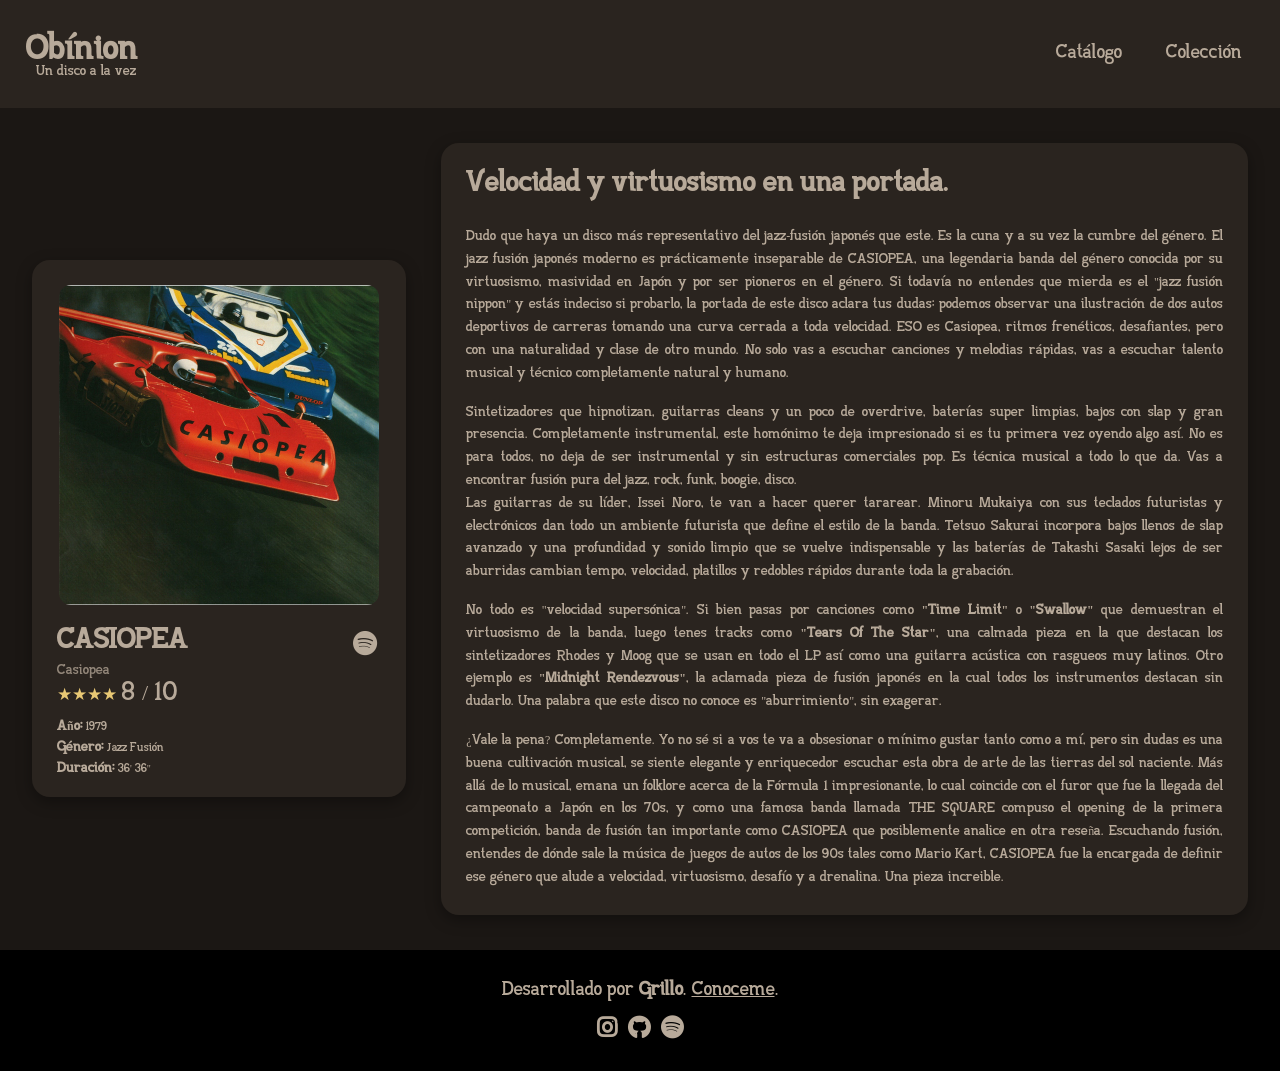
<file: albums/casiopea.html>
<!DOCTYPE html>
<html lang="es">
<head>
    <meta charset="UTF-8">
    <meta name="viewport" content="width=device-width, initial-scale=1.0">
    <meta property="og:image" content="https://obinion.netlify.app/assets/covers/casiopea.jpg">
    <title>CASIOPEA | Obinion</title>
    <link rel="stylesheet" href="../styles/review.css">
    <link rel="stylesheet" href="https://cdnjs.cloudflare.com/ajax/libs/font-awesome/6.4.0/css/all.min.css">
    <link rel="icon" type="image/png" sizes="512x512" href="../assets/favicon.png">
</head>
<body>
    <header>
        <div class="logo">
            <a href="../index.html">
                <h1 id="logotxt">Obínion</h1>
                <p id="logo-sub">Un disco a la vez</p>
            </a>
        </div>
        <ul>
            <li><a href="../catalog.html" target="_parent">Catálogo</a></li>
            <li><a href="https://www.discogs.com/es/user/GRiLL057/collection" target="_blank"
                    title="Ir a Discogs...">Colección</a></li>
        </ul>
    </header>

    <main class="hero">
        <!--------------------->
        <aside class="album-card">
            <img id="cover" src="../assets/covers/casiopea.jpg" alt="Portada de CASIOPEA">
            
            <div class="info-container">
                <div id="info">
                    <h1>CASIOPEA</h1>
                    <h2>Casiopea</h2>
                    <div class="rating">
                        ★★★★ <span>8 / 10</span>
                    </div>
                    <div class="album-data">
                        <p><strong>Año:</strong> 1979</p>
                        <p><strong>Género:</strong> Jazz Fusión</p>
                        <p><strong>Duración:</strong> 36' 36"</p>
                    </div>
                </div>
                <div id="source-record">
                    <a href="https://open.spotify.com/album/3uFgYgCEvCSACjB8XHl3hb?si=HPWTUb6hSmKlS7-SePdVaQ"><i class="fa-solid fab fa-spotify"></i></a>
                </div>
            </div>
        </aside>
        <!--------------------->
        <section class="review">
            <h2>Velocidad y virtuosismo en una portada.</h2>
            <p>
                Dudo que haya un disco más representativo del jazz-fusión japonés que este. Es la cuna y a su vez la cumbre
                del género. El jazz fusión japonés moderno es prácticamente inseparable de CASIOPEA, una legendaria
                banda del género conocida por su virtuosismo, masividad en Japón y por ser pioneros en el género.
                Si todavía no entendes que mierda es el "jazz fusión nippon" y estás indeciso si probarlo, la portada
                de este disco aclara tus dudas: podemos observar una ilustración de dos autos deportivos de carreras
                tomando una curva cerrada a toda velocidad. ESO es Casiopea, ritmos frenéticos, desafiantes, pero
                con una naturalidad y clase de otro mundo. No solo vas a escuchar canciones y melodias rápidas, vas a 
                escuchar talento musical y técnico completamente natural y humano.
            </p>
            <br>
            <p>
                Sintetizadores que hipnotizan, guitarras cleans y un poco de overdrive, baterías super limpias, bajos
                con slap y gran presencia. Completamente instrumental, este homónimo te deja impresionado si es tu primera
                vez oyendo algo así. No es para todos, no deja de ser instrumental y sin estructuras comerciales pop. Es técnica
                musical a todo lo que da. Vas a encontrar fusión pura del jazz, rock, funk, boogie, disco. <br>
                Las guitarras de su líder, Issei Noro, te van a hacer querer tararear. Minoru Mukaiya con sus teclados
                futuristas y electrónicos dan todo un ambiente futurista que define el estilo de la banda. Tetsuo Sakurai
                incorpora bajos llenos de slap avanzado y una profundidad y sonido limpio que se vuelve indispensable y
                las baterías de Takashi Sasaki lejos de ser aburridas cambian tempo, velocidad, platillos y redobles rápidos
                durante toda la grabación.
            </p>
            <br>
            <p>
                No todo es "velocidad supersónica". Si bien pasas por canciones como <b>"Time Limit"</b> o <b>"Swallow"</b> que demuestran
                el virtuosismo de la banda, luego tenes tracks como <b>"Tears Of The Star"</b>, una calmada pieza en la
                que destacan los sintetizadores Rhodes y Moog que se usan en todo el LP así como una guitarra acústica con rasgueos
                muy latinos. Otro ejemplo es <b>"Midnight Rendezvous"</b>, la aclamada pieza de fusión japonés en la cual
                todos los instrumentos destacan sin dudarlo. Una palabra que este disco no conoce es "aburrimiento", sin exagerar.
            </p>
            <br>
            <p>
                ¿Vale la pena? Completamente. Yo no sé si a vos te va a obsesionar o mínimo gustar tanto como a mí, pero sin dudas es una buena cultivación
                musical, se siente elegante y enriquecedor escuchar esta obra de arte de las tierras del sol naciente. Más allá de lo
                musical, emana un folklore acerca de la Fórmula 1 impresionante, lo cual coincide con el furor que fue la llegada del
                campeonato a Japón en los 70s, y como una famosa banda llamada THE SQUARE compuso el opening de la primera competición, banda
                de fusión tan importante como CASIOPEA que posiblemente analice en otra reseña. Escuchando fusión, entendes de dónde sale
                la música de juegos de autos de los 90s tales como Mario Kart, CASIOPEA fue la encargada de definir ese género que alude
                a velocidad, virtuosismo, desafío y a drenalina. Una pieza increible.
            </p>
        </section>
    </main>

    <footer>
        <p>Desarrollado por <b style="font-size: 16px;">Grillo</b>. <a style="cursor: pointer;text-decoration: underline;" href="https://grillodev.netlify.app/" target="_blank">Conoceme</a>.</p>
        <div class="socials">
            <a href="https://www.instagram.com/grillooo.57/" target="_blank"><i class="fa-solid fab fa-instagram"></i></a>
            <a href="https://github.com/gr1ll0o" target="_blank"><i class="fa-solid fab fa-github"></i></a>
            <a href="https://open.spotify.com/user/thiagotobias.grillo?si=30e4d6d63fc04cb6" target="_blank"><i class="fa-solid fab fa-spotify"></i></a>
        </div>
    </footer>
</body>
</html>
</file>
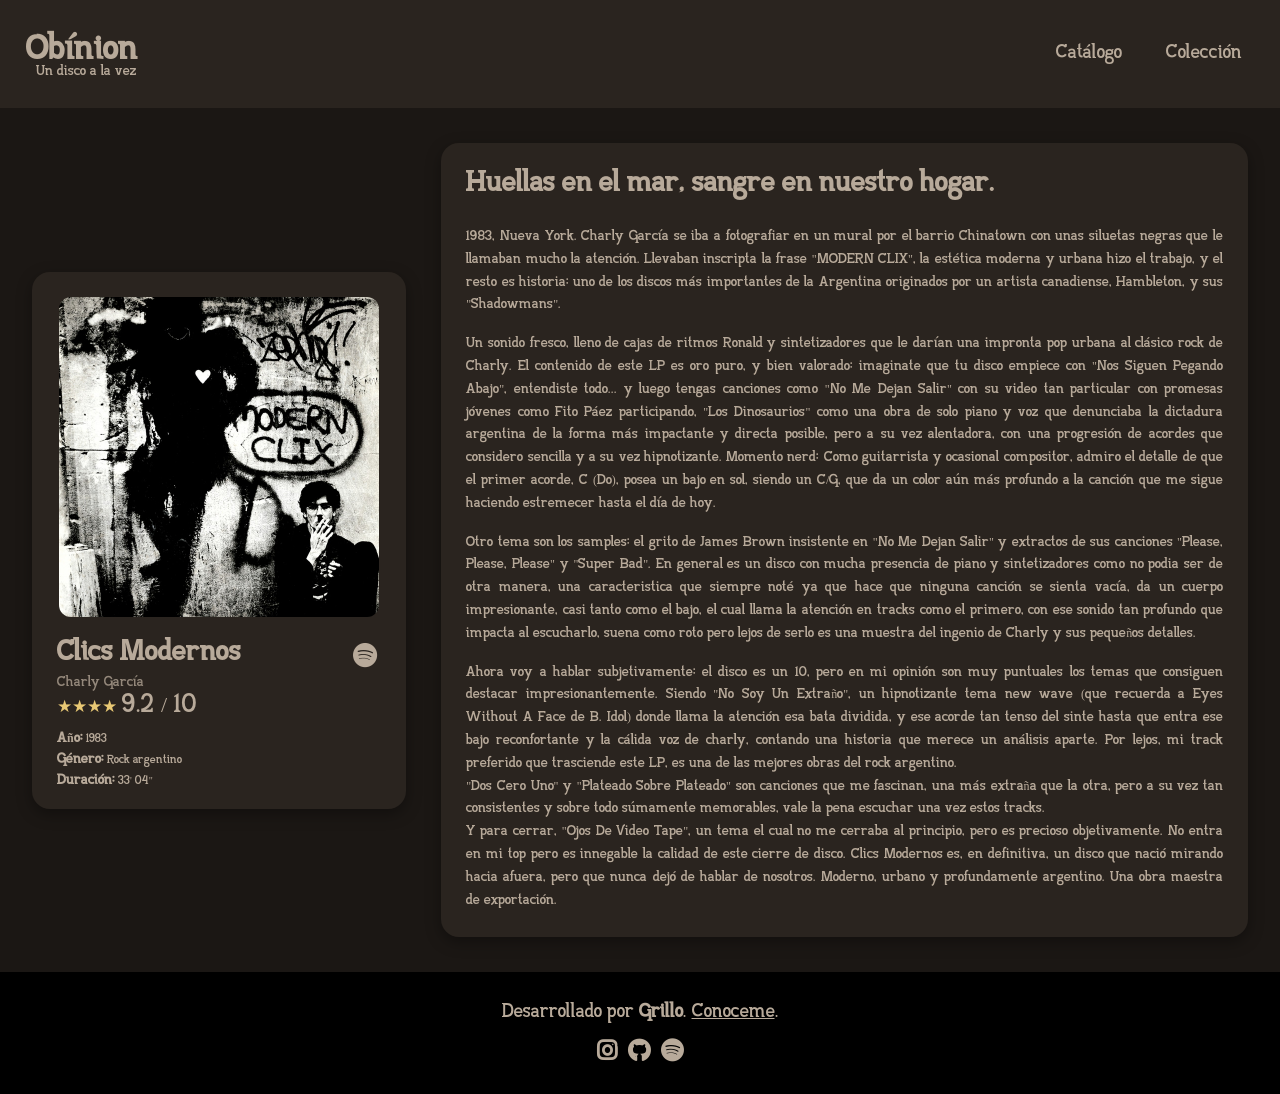
<file: albums/clics-modernos.html>
<!DOCTYPE html>
<html lang="es">

<head>
    <meta charset="UTF-8">
    <meta name="viewport" content="width=device-width, initial-scale=1.0">
    <meta property="og:image" content="https://obinion.netlify.app/assets/covers/clicsmodernos.jpg">
    <title>Clics Modernos | Obinion</title>
    <link rel="stylesheet" href="../styles/review.css">
    <link rel="stylesheet" href="https://cdnjs.cloudflare.com/ajax/libs/font-awesome/6.4.0/css/all.min.css">
    <link rel="icon" type="image/png" sizes="512x512" href="../assets/favicon.png">
</head>

<body>
    <header>
        <div class="logo">
            <a href="../index.html">
                <h1 id="logotxt">Obínion</h1>
                <p id="logo-sub">Un disco a la vez</p>
            </a>
        </div>
        <ul>
            <li><a href="../catalog.html" target="_parent">Catálogo</a></li>
            <li><a href="https://www.discogs.com/es/user/GRiLL057/collection" target="_blank"
                    title="Ir a Discogs...">Colección</a></li>
        </ul>
    </header>

    <main class="hero">
        <!--------------------->
        <aside class="album-card">
            <img id="cover" src="../assets/covers/clicsmodernos.jpg" alt="Portada de Clics Modernos">
            
            <div class="info-container">
                <div id="info">
                    <h1>Clics Modernos</h1>
                    <h2>Charly García</h2>
                    <div class="rating">
                        ★★★★ <span>9.2 / 10</span>
                    </div>
                    <div class="album-data">
                        <p><strong>Año:</strong> 1983</p>
                        <p><strong>Género:</strong> Rock argentino</p>
                        <p><strong>Duración:</strong> 33' 04"</p>
                    </div>
                </div>
                <div id="source-record">
                    <a href="https://open.spotify.com/album/3OyBf97NOuJjhEpQHY920H?si=ZbHxDmlnTYK6_Zd4g06XYw"><i class="fa-solid fab fa-spotify"></i></a>
                </div>
            </div>
        </aside>
        <!--------------------->
        <section class="review">
            <h2>Huellas en el mar, sangre en nuestro hogar.</h2>
            <p>
                1983, Nueva York. Charly García se iba a fotografiar en un mural por el barrio Chinatown con unas
                siluetas negras que le llamaban mucho la atención. Llevaban inscripta la frase "MODERN CLIX", la
                estética moderna y urbana hizo el trabajo, y el resto es historia: uno de los discos más importantes
                de la Argentina originados por un artista canadiense, Hambleton, y sus "Shadowmans".
            </p>
            <br>
            <p>
                Un sonido fresco, lleno de cajas de ritmos Ronald y sintetizadores que le darían una impronta pop
                urbana al clásico rock de Charly. El contenido de este LP es oro puro, y bien valorado: imaginate 
                que tu disco empiece con "Nos Siguen Pegando Abajo", entendiste todo... y luego tengas canciones
                como "No Me Dejan Salir" con su video tan particular con promesas jóvenes como Fito Páez participando,
                "Los Dinosaurios" como una obra de solo piano y voz que denunciaba la dictadura argentina de la forma 
                más impactante y directa posible, pero a su vez alentadora, con una progresión de acordes que considero
                sencilla y a su vez hipnotizante. Momento nerd: Como guitarrista y ocasional compositor, admiro el detalle de que el
                primer acorde, C (Do), posea un bajo en sol, siendo un C/G, que da un color aún más profundo a la canción
                que me sigue haciendo estremecer hasta el día de hoy.
            </p>
            <br>
            <p>
                Otro tema son los samples: el grito de James Brown insistente en "No Me Dejan Salir" y extractos de sus
                canciones "Please, Please, Please" y "Super Bad". En general es un disco con mucha presencia de piano y
                sintetizadores como no podia ser de otra manera, una caracteristica que siempre noté ya que hace que ninguna
                canción se sienta vacía, da un cuerpo impresionante, casi tanto como el bajo, el cual llama la atención en
                tracks como el primero, con ese sonido tan profundo que impacta al escucharlo, suena como roto pero lejos de serlo
                es una muestra del ingenio de Charly y sus pequeños detalles.
            </p>
            <br>
            <p>
                Ahora voy a hablar subjetivamente: el disco es un 10, pero en mi opinión son muy puntuales los temas que consiguen
                destacar impresionantemente. Siendo "No Soy Un Extraño", un hipnotizante tema new wave (que recuerda a Eyes Without A Face
                de B. Idol) donde llama la atención esa bata dividida, y ese acorde tan tenso del sinte hasta que entra
                ese bajo reconfortante y la cálida voz de charly, contando una historia que merece un análisis aparte. Por lejos,
                mi track preferido que trasciende este LP, es una de las mejores obras del rock argentino.<br>
                "Dos Cero Uno" y "Plateado Sobre Plateado" son canciones que me fascinan, una más extraña que la otra, pero a su vez
                tan consistentes y sobre todo súmamente memorables, vale la pena escuchar una vez estos tracks.<br>
                Y para cerrar, "Ojos De Video Tape", un tema el cual no me cerraba al principio, pero es precioso objetivamente. No
                entra en mi top pero es innegable la calidad de este cierre de disco. Clics Modernos es, en definitiva, 
                un disco que nació mirando hacia afuera, pero que nunca dejó de hablar de nosotros. Moderno, urbano y profundamente argentino. Una obra maestra de exportación.
            </p>
        </section>
    </main>

    <footer>
        <p>Desarrollado por <b style="font-size: 16px;">Grillo</b>. <a style="cursor: pointer;text-decoration: underline;" href="https://grillodev.netlify.app/" target="_blank">Conoceme</a>.</p>
        <div class="socials">
            <a href="https://www.instagram.com/grillooo.57/" target="_blank"><i class="fa-solid fab fa-instagram"></i></a>
            <a href="https://github.com/gr1ll0o" target="_blank"><i class="fa-solid fab fa-github"></i></a>
            <a href="https://open.spotify.com/user/thiagotobias.grillo?si=30e4d6d63fc04cb6" target="_blank"><i
                    class="fa-solid fab fa-spotify"></i></a>
        </div>
    </footer>
</body>
</html>
</file>
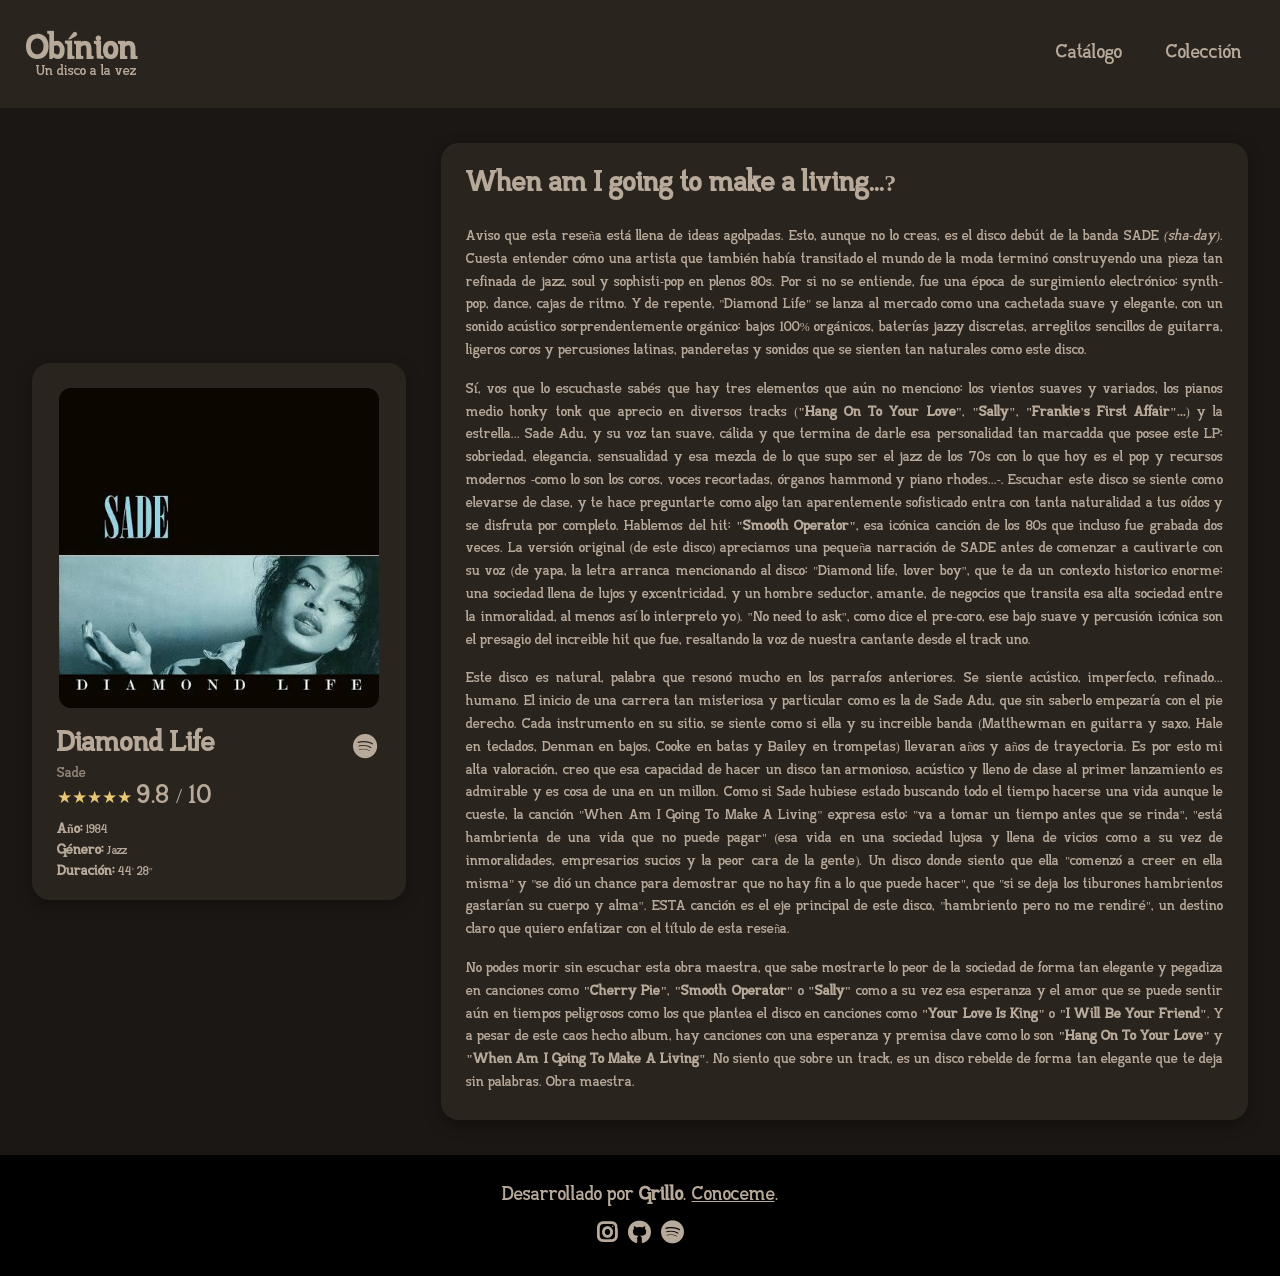
<file: albums/diamond-life.html>
<!DOCTYPE html>
<html lang="es">

<head>
    <meta charset="UTF-8">
    <meta name="viewport" content="width=device-width, initial-scale=1.0">
    <meta property="og:image" content="https://obinion.netlify.app/assets/covers/diamondlife.jpg">
    <title>Diamond Life | Obinion</title>
    <link rel="stylesheet" href="../styles/review.css">
    <link rel="stylesheet" href="https://cdnjs.cloudflare.com/ajax/libs/font-awesome/6.4.0/css/all.min.css">
    <link rel="icon" type="image/png" sizes="512x512" href="../assets/favicon.png">
</head>

<body>
    <header>
        <div class="logo">
            <a href="../index.html">
                <h1 id="logotxt">Obínion</h1>
                <p id="logo-sub">Un disco a la vez</p>
            </a>
        </div>
        <ul>
            <li><a href="../catalog.html" target="_parent">Catálogo</a></li>
            <li><a href="https://www.discogs.com/es/user/GRiLL057/collection" target="_blank"
                    title="Ir a Discogs...">Colección</a></li>
        </ul>
    </header>

    <main class="hero">
        <!--------------------->
        <aside class="album-card">
            <img id="cover" src="../assets/covers/diamondlife.jpg" alt="Portada de Diamond Life">
            
            <div class="info-container">
                <div id="info">
                    <h1>Diamond Life</h1>
                    <h2>Sade</h2>
                    <div class="rating">
                        ★★★★★ <span>9.8 / 10</span>
                    </div>
                    <div class="album-data">
                        <p><strong>Año:</strong> 1984</p>
                        <p><strong>Género:</strong> Jazz</p>
                        <p><strong>Duración:</strong> 44' 28"</p>
                    </div>
                </div>
                <div id="source-record">
                    <a href="https://open.spotify.com/intl-es/album/3JcNnjMVSKiNpqhErZarW0?si=UDml8XrWRzu44CXz9CoecQ"><i class="fa-solid fab fa-spotify"></i></a>
                </div>
            </div>
        </aside>
        <!--------------------->
        <section class="review">
            <h2>When am I going to make a living...?</h2>
            <p>
                Aviso que esta reseña está llena de ideas agolpadas. Esto, aunque no lo creas, es el disco debút de la banda
                SADE <i>(sha-day)</i>. Cuesta entender cómo una artista que también había transitado el mundo de la moda terminó construyendo una pieza tan
                refinada de jazz, soul y sophisti-pop en plenos 80s. Por si no se entiende, fue una época de surgimiento electrónico: synth-pop, dance,
                cajas de ritmo. Y de repente, "Diamond Life" se lanza al mercado como una cachetada suave y elegante, con un sonido
                acústico sorprendentemente orgánico: bajos 100% orgánicos, baterías jazzy discretas, arreglitos sencillos de guitarra, ligeros
                coros y percusiones latinas, panderetas y sonidos que se sienten tan naturales como este disco.
            </p>
            <br>
            <p>
                Sí, vos que lo escuchaste sabés que hay tres elementos que aún no menciono: los vientos suaves y variados, los pianos
                medio honky tonk que aprecio en diversos tracks (<b>"Hang On To Your Love"</b>, <b>"Sally"</b>, <b>"Frankie's First Affair"...</b>)
                y la estrella... Sade Adu, y su voz tan suave, cálida y que termina de darle esa personalidad tan marcadda que posee este LP:
                sobriedad, elegancia, sensualidad y esa mezcla de lo que supo ser el jazz de los 70s con lo que hoy es el pop y recursos
                modernos -como lo son los coros, voces recortadas, órganos hammond y piano rhodes...-. Escuchar este disco se siente
                como elevarse de clase, y te hace preguntarte como algo tan aparentemente sofisticado entra con tanta naturalidad a tus 
                oídos y se disfruta por completo. Hablemos del hit: <b>"Smooth Operator"</b>, esa icónica canción de los 80s que incluso
                fue grabada dos veces. La versión original (de este disco) apreciamos una pequeña narración de SADE antes de comenzar 
                a cautivarte con su voz (de yapa, la letra arranca mencionando al disco: "Diamond life, lover boy", que te da un contexto
                historico enorme: una sociedad llena de lujos y excentricidad, y un hombre seductor, amante, de negocios que transita
                esa alta sociedad entre la inmoralidad, al menos así lo interpreto yo). "No need to ask", como dice el pre-coro, ese bajo
                suave y percusión icónica son el presagio del increible hit que fue, resaltando la voz de nuestra cantante desde el track uno.
            </p>
            <br>
            <p>
                Este disco es natural, palabra que resonó mucho en los parrafos anteriores. Se siente acústico, imperfecto, refinado...
                humano. El inicio de una carrera tan misteriosa y particular como es la de Sade Adu, que sin saberlo empezaría con el pie derecho.
                Cada instrumento en su sitio, se siente como si ella y su increible banda (Matthewman en guitarra y saxo, Hale en teclados,
                Denman en bajos, Cooke en batas y Bailey en trompetas) llevaran años y años de trayectoria. Es por esto mi alta valoración,
                creo que esa capacidad de hacer un disco tan armonioso, acústico y lleno de clase al primer lanzamiento es admirable y es cosa
                de una en un millon. Como si Sade hubiese estado buscando todo el tiempo hacerse una vida aunque le cueste, la canción "When Am I
                Going To Make A Living" expresa esto: "va a tomar un tiempo antes que se rinda", "está hambrienta de una vida que no puede pagar" (esa vida
                en una sociedad lujosa y llena de vicios como a su vez de inmoralidades, empresarios sucios y la peor cara de la gente). Un disco
                donde siento que ella "comenzó a creer en ella misma" y "se dió un chance para demostrar que no hay fin a lo que puede hacer", que
                "si se deja los tiburones hambrientos gastarían su cuerpo y alma". ESTA canción es el eje principal de este disco, "hambriento pero
                no me rendiré", un destino claro que quiero enfatizar con el título de esta reseña.
            </p>
            <br>
            <p>
                No podes morir sin escuchar esta obra maestra, que sabe mostrarte lo peor de la sociedad de forma tan elegante y pegadiza
                en canciones como <b>"Cherry Pie"</b>, <b>"Smooth Operator"</b> o <b>"Sally"</b> como a su vez esa esperanza y el amor que 
                se puede sentir aún en tiempos peligrosos como los que plantea el disco en canciones como <b>"Your Love Is King"</b> o <b>"I
                Will Be Your Friend"</b>. Y a pesar de este caos hecho album, hay canciones con una esperanza y premisa clave como lo son <b>"Hang
                On To Your Love"</b> y <b>"When Am I Going To Make A Living"</b>. No siento que sobre un track, es un disco rebelde de forma tan elegante
                que te deja sin palabras. Obra maestra.
                </b>
            </p>
        </section>
    </main>

    <footer>
        <p>Desarrollado por <b style="font-size: 16px;">Grillo</b>. <a style="cursor: pointer;text-decoration: underline;" href="https://grillodev.netlify.app/" target="_blank">Conoceme</a>.</p>
        <div class="socials">
            <a href="https://www.instagram.com/grillooo.57/" target="_blank"><i class="fa-solid fab fa-instagram"></i></a>
            <a href="https://github.com/gr1ll0o" target="_blank"><i class="fa-solid fab fa-github"></i></a>
            <a href="https://open.spotify.com/user/thiagotobias.grillo?si=30e4d6d63fc04cb6" target="_blank"><i
                    class="fa-solid fab fa-spotify"></i></a>
        </div>
    </footer>
</body>
</html>
</file>
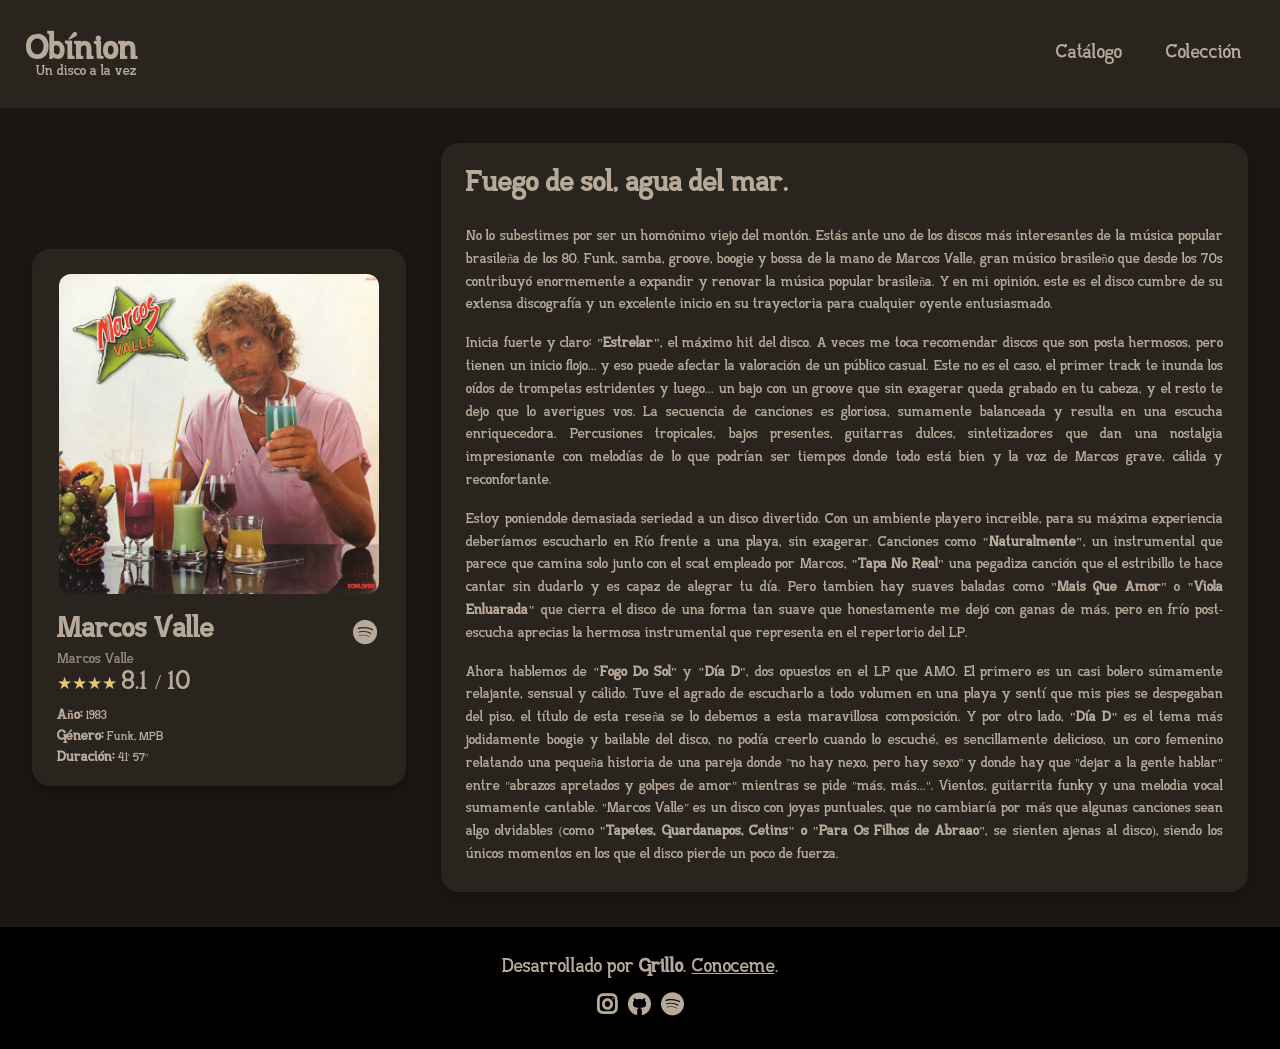
<file: albums/marcos-valle.html>
<!DOCTYPE html>
<html lang="es">

<head>
    <meta charset="UTF-8">
    <meta name="viewport" content="width=device-width, initial-scale=1.0">
    <meta property="og:image" content="https://obinion.netlify.app/assets/covers/marcosvalle.jpg">
    <title>Marcos Valle | Obinion</title>
    <link rel="stylesheet" href="../styles/review.css">
    <link rel="stylesheet" href="https://cdnjs.cloudflare.com/ajax/libs/font-awesome/6.4.0/css/all.min.css">
    <link rel="icon" type="image/png" sizes="512x512" href="../assets/favicon.png">
</head>

<body>
    <header>
        <div class="logo">
            <a href="../index.html">
                <h1 id="logotxt">Obínion</h1>
                <p id="logo-sub">Un disco a la vez</p>
            </a>
        </div>
        <ul>
            <li><a href="../catalog.html" target="_parent">Catálogo</a></li>
            <li><a href="https://www.discogs.com/es/user/GRiLL057/collection" target="_blank"
                    title="Ir a Discogs...">Colección</a></li>
        </ul>
    </header>

    <main class="hero">
        <!--------------------->
        <aside class="album-card">
            <img id="cover" src="../assets/covers/marcosvalle.jpg" alt="Portada de Marcos Valle">
            
            <div class="info-container">
                <div id="info">
                    <h1>Marcos Valle</h1>
                    <h2>Marcos Valle</h2>
                    <div class="rating">
                        ★★★★ <span>8.1 / 10</span>
                    </div>
                    <div class="album-data">
                        <p><strong>Año:</strong> 1983</p>
                        <p><strong>Género:</strong> Funk, MPB</p>
                        <p><strong>Duración:</strong> 41' 57"</p>
                    </div>
                </div>
                <div id="source-record">
                    <a href="https://open.spotify.com/intl-es/album/0FOAFmdS9StYdW3hrSnJCe?si=zthpZvDLRTiQZJWIRMOw9A"><i class="fa-solid fab fa-spotify"></i></a>
                </div>
            </div>
        </aside>
        <!--------------------->
        <section class="review">
            <h2>Fuego de sol, agua del mar.</h2>
            <p>
                No lo subestimes por ser un homónimo viejo del montón. Estás ante uno de los discos más interesantes de la música 
                popular brasileña de los 80. Funk, samba, groove, boogie y bossa de la mano de Marcos Valle, gran músico brasileño 
                que desde los 70s contribuyó enormemente a expandir y renovar la música popular brasileña. Y en mi opinión, este es el disco
                cumbre de su extensa discografía y un excelente inicio en su trayectoria para cualquier oyente entusiasmado.
            </p>
            <br>
            <p>
                Inicia fuerte y claro: <b>"Estrelar"</b>, el máximo hit del disco. A veces me toca recomendar discos que son
                posta hermosos, pero tienen un inicio flojo... y eso puede afectar la valoración de un público casual. Este no
                es el caso, el primer track te inunda los oídos de trompetas estridentes y luego... un bajo con un groove que sin 
                exagerar queda grabado en tu cabeza, y el resto te dejo que lo averigues vos. La secuencia de canciones es gloriosa, 
                sumamente balanceada y resulta en una escucha enriquecedora. Percusiones tropicales, bajos presentes,
                guitarras dulces, sintetizadores que dan una nostalgia impresionante con melodías de lo que podrían ser tiempos donde
                todo está bien y la voz de Marcos grave, cálida y reconfortante. 
            </p>
            <br>
            <p>
                Estoy poniendole demasiada seriedad a un disco divertido. Con un ambiente playero increible, para su máxima experiencia
                deberíamos escucharlo en Río frente a una playa, sin exagerar. Canciones como <b>"Naturalmente"</b>, un instrumental
                que parece que camina solo junto con el scat empleado por Marcos, <b>"Tapa No Real"</b> una pegadiza canción que el 
                estribillo te hace cantar sin dudarlo y es capaz de alegrar tu día. Pero tambien hay suaves baladas como <b>"Mais Que Amor"</b>
                o <b>"Viola Enluarada"</b> que cierra el disco de una forma tan suave que honestamente me dejó con ganas de más, pero en frío
                post-escucha aprecias la hermosa instrumental que representa en el repertorio del LP.
            </p>
            <br>
            <p>
                Ahora hablemos de <b>"Fogo Do Sol"</b> y <b>"Día D"</b>, dos opuestos en el LP que AMO. El primero es un casi bolero
                súmamente relajante, sensual y cálido. Tuve el agrado de escucharlo a todo volumen en una playa y sentí que mis pies
                se despegaban del piso, el título de esta reseña se lo debemos a esta maravillosa composición. Y por otro lado, <b>"Día D"</b>
                es el tema más jodidamente boogie y bailable del disco, no podía creerlo cuando lo escuché, es sencillamente delicioso,
                un coro femenino relatando una pequeña historia de una pareja donde "no hay nexo, pero hay sexo" y donde hay que "dejar
                a la gente hablar" entre "abrazos apretados y golpes de amor" mientras se pide "más, más...". Vientos, guitarrita funky
                y una melodia vocal sumamente cantable. "Marcos Valle" es un disco con joyas puntuales, que no cambiaría por más que algunas
                canciones sean algo olvidables (como <b>"Tapetes, Guardanapos, Cetins" o "Para Os Filhos de Abraao"</b>, se sienten ajenas al disco), 
                siendo los únicos momentos en los que el disco pierde un poco de fuerza.
            </p>
        </section>
    </main>

    <footer>
        <p>Desarrollado por <b style="font-size: 16px;">Grillo</b>. <a style="cursor: pointer;text-decoration: underline;" href="https://grillodev.netlify.app/" target="_blank">Conoceme</a>.</p>
        <div class="socials">
            <a href="https://www.instagram.com/grillooo.57/" target="_blank"><i class="fa-solid fab fa-instagram"></i></a>
            <a href="https://github.com/gr1ll0o" target="_blank"><i class="fa-solid fab fa-github"></i></a>
            <a href="https://open.spotify.com/user/thiagotobias.grillo?si=30e4d6d63fc04cb6" target="_blank"><i
                    class="fa-solid fab fa-spotify"></i></a>
        </div>
    </footer>
</body>
</html>
</file>
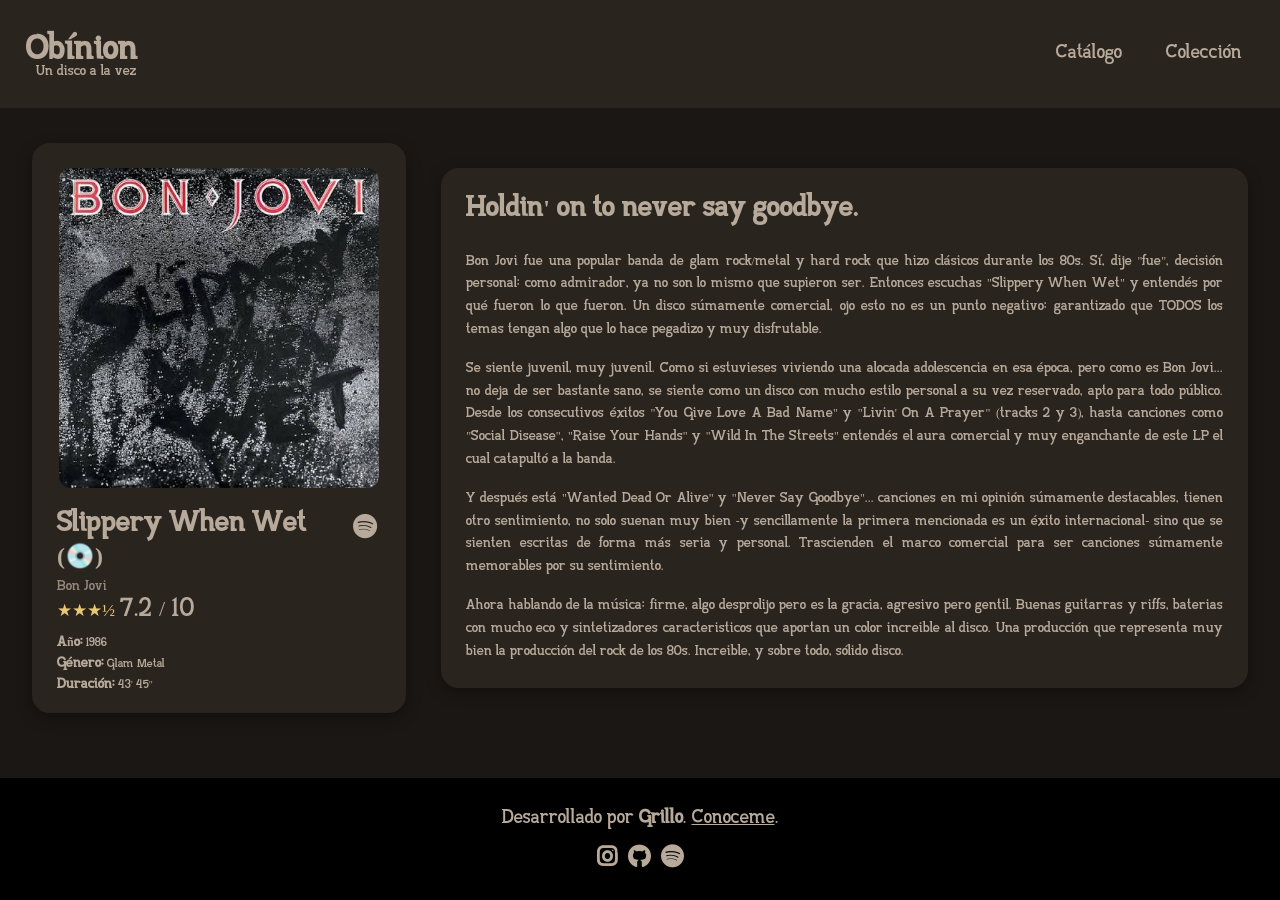
<file: albums/slippery-when-wet.html>
<!DOCTYPE html>
<html lang="es">
<head>
    <meta charset="UTF-8">
    <meta name="viewport" content="width=device-width, initial-scale=1.0">
    <meta property="og:image" content="https://obinion.netlify.app/assets/covers/slipperywhenwet.jpg">
    <title>Slippery When Wet | Obinion</title>
    <link rel="stylesheet" href="../styles/review.css">
    <link rel="stylesheet" href="https://cdnjs.cloudflare.com/ajax/libs/font-awesome/6.4.0/css/all.min.css">
    <link rel="icon" type="image/png" sizes="512x512" href="../assets/favicon.png">
</head>
<body>
    <header>
        <div class="logo">
            <a href="../index.html">
                <h1 id="logotxt">Obínion</h1>
                <p id="logo-sub">Un disco a la vez</p>
            </a>
        </div>
        <ul>
            <li><a href="../catalog.html" target="_parent">Catálogo</a></li>
            <li><a href="https://www.discogs.com/es/user/GRiLL057/collection" target="_blank"
                    title="Ir a Discogs...">Colección</a></li>
        </ul>
    </header>

    <main class="hero">
        <!--------------------->
        <aside class="album-card">
            <img id="cover" src="../assets/covers/slipperywhenwet.jpg" alt="Portada Slippery When Wet">
            
            <div class="info-container">
                <div id="info">
                    <h1>Slippery When Wet (💿)</h1>
                    <h2>Bon Jovi</h2>
                    <div class="rating">
                        ★★★½ <span>7.2 / 10</span>
                    </div>
                    <div class="album-data">
                        <p><strong>Año:</strong> 1986</p>
                        <p><strong>Género:</strong> Glam Metal</p>
                        <p><strong>Duración:</strong> 43' 45"</p>
                    </div>
                </div>
                <div id="source-record">
                    <a href="https://open.spotify.com/album/0kBfgEilUFCMIQY5IOjG4t?si=xdEcX9u5R6uCJqsiXRU_hg"><i class="fa-solid fab fa-spotify"></i></a>
                </div>
            </div>
        </aside>
        <!--------------------->
        <section class="review">
            <h2>Holdin' on to never say goodbye.</h2>
            <p>
                Bon Jovi fue una popular banda de glam rock/metal y hard rock que hizo clásicos durante los 80s.
                Sí, dije "fue", decisión personal: como admirador, ya no son lo mismo que supieron ser. Entonces
                escuchas "Slippery When Wet" y entendés por qué fueron lo que fueron. Un disco súmamente comercial,
                ojo esto no es un punto negativo: garantizado que TODOS los temas tengan algo que lo hace pegadizo
                y muy disfrutable.
            </p>
            <br>
            <p>
                Se siente juvenil, muy juvenil. Como si estuvieses viviendo una alocada adolescencia en esa época,
                pero como es Bon Jovi... no deja de ser bastante sano, se siente como un disco con mucho estilo personal
                a su vez reservado, apto para todo público. Desde los consecutivos éxitos "You Give Love A Bad Name" y 
                "Livin' On A Prayer" (tracks 2 y 3), hasta canciones como "Social Disease", "Raise Your Hands" y "Wild In The Streets"
                entendés el aura comercial y muy enganchante de este LP el cual catapultó a la banda.
            </p>
            <br>
            <p>
                Y después está "Wanted Dead Or Alive" y "Never Say Goodbye"... canciones en mi opinión súmamente 
                destacables, tienen otro sentimiento, no solo suenan muy bien -y sencillamente la primera mencionada
                es un éxito internacional- sino que se sienten escritas de forma más seria y personal. Trascienden
                el marco comercial para ser canciones súmamente memorables por su sentimiento.
            </p>
            <br>
            <p>
                Ahora hablando de la música: firme, algo desprolijo pero es la gracia, agresivo pero gentil.
                Buenas guitarras y riffs, baterias con mucho eco y sintetizadores caracteristicos que aportan un
                color increible al disco. Una producción que representa muy bien la producción del rock de los 80s.
                Increible, y sobre todo, sólido disco.
            </p>
        </section>
    </main>

    <footer>
        <p>Desarrollado por <b style="font-size: 16px;">Grillo</b>. <a style="cursor: pointer;text-decoration: underline;" href="https://grillodev.netlify.app/" target="_blank">Conoceme</a>.</p>
        <div class="socials">
            <a href="https://www.instagram.com/grillooo.57/" target="_blank"><i class="fa-solid fab fa-instagram"></i></a>
            <a href="https://github.com/gr1ll0o" target="_blank"><i class="fa-solid fab fa-github"></i></a>
            <a href="https://open.spotify.com/user/thiagotobias.grillo?si=30e4d6d63fc04cb6" target="_blank"><i
                    class="fa-solid fab fa-spotify"></i></a>
        </div>
    </footer>
</body>
</html>
</file>
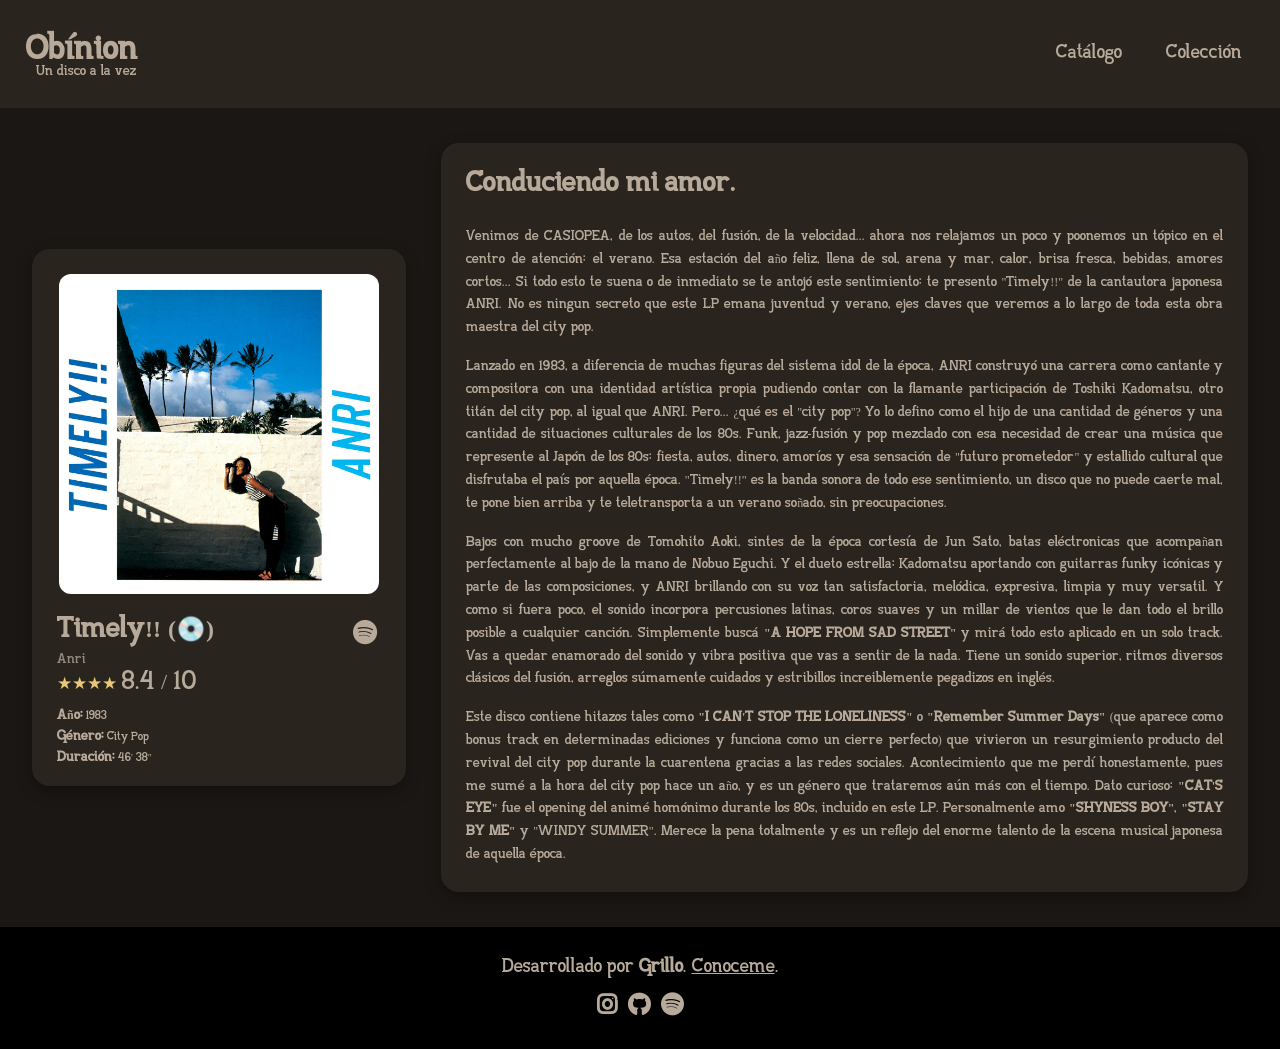
<file: albums/timely.html>
<!DOCTYPE html>
<html lang="es">

<head>
    <meta charset="UTF-8">
    <meta name="viewport" content="width=device-width, initial-scale=1.0">
    <meta property="og:image" content="https://obinion.netlify.app/assets/covers/timely.jpg">
    <title>Timely!! | Obinion</title>
    <link rel="stylesheet" href="../styles/review.css">
    <link rel="stylesheet" href="https://cdnjs.cloudflare.com/ajax/libs/font-awesome/6.4.0/css/all.min.css">
    <link rel="icon" type="image/png" sizes="512x512" href="../assets/favicon.png">
</head>

<body>
    <header>
        <div class="logo">
            <a href="../index.html">
                <h1 id="logotxt">Obínion</h1>
                <p id="logo-sub">Un disco a la vez</p>
            </a>
        </div>
        <ul>
            <li><a href="../catalog.html" target="_parent">Catálogo</a></li>
            <li><a href="https://www.discogs.com/es/user/GRiLL057/collection" target="_blank"
                    title="Ir a Discogs...">Colección</a></li>
        </ul>
    </header>

    <main class="hero">
        <!--------------------->
        <aside class="album-card">
            <img id="cover" src="../assets/covers/timely.jpg" alt="Portada de Timely!!">
            
            <div class="info-container">
                <div id="info">
                    <h1>Timely!! (💿)</h1>
                    <h2>Anri</h2>
                    <div class="rating">
                        ★★★★ <span>8.4 / 10</span>
                    </div>
                    <div class="album-data">
                        <p><strong>Año:</strong> 1983</p>
                        <p><strong>Género:</strong> City Pop</p>
                        <p><strong>Duración:</strong> 46' 38"</p>
                    </div>
                </div>
                <div id="source-record">
                    <a href="https://open.spotify.com/intl-es/album/3OvZYx7AAGplmJjwD29JiV?si=oP8Hxt0wRKqSz3rhJmO2jA"><i class="fa-solid fab fa-spotify"></i></a>
                </div>
            </div>
        </aside>
        <!--------------------->
        <section class="review">
            <h2>Conduciendo mi amor.</h2>
            <p>
                Venimos de CASIOPEA, de los autos, del fusión, de la velocidad... ahora nos relajamos un poco y poonemos un
                tópico en el centro de atención: el verano. Esa estación del año feliz, llena de sol, arena y mar, calor,
                brisa fresca, bebidas, amores cortos... Si todo esto te suena o de inmediato se te antojó este sentimiento:
                te presento "Timely!!" de la cantautora japonesa ANRI. No es ningun secreto que este LP emana juventud y 
                verano, ejes claves que veremos a lo largo de toda esta obra maestra del city pop. 
            </p>
            <br>
            <p>
                Lanzado en 1983, a diferencia de muchas figuras del sistema idol de la época, ANRI construyó una carrera 
                como cantante y compositora con una identidad artística propia pudiendo contar con la flamante participación de 
                Toshiki Kadomatsu, otro titán del city pop, al igual que ANRI. Pero... ¿qué es el "city pop"? Yo lo defino como 
                el hijo de una cantidad de géneros y una cantidad de situaciones culturales de los 80s. Funk, jazz-fusión y pop mezclado con esa necesidad de 
                crear una música que represente al Japón de los 80s: fiesta, autos, dinero, amoríos y esa sensación de "futuro
                prometedor" y estallido cultural que disfrutaba el país por aquella época. "Timely!!" es la banda sonora de
                todo ese sentimiento, un disco que no puede caerte mal, te pone bien arriba y te teletransporta a un verano
                soñado, sin preocupaciones.
            </p>
            <br>
            <p>
                Bajos con mucho groove de Tomohito Aoki, sintes de la época cortesía de Jun Sato, batas eléctronicas que acompañan
                perfectamente al bajo de la mano de Nobuo Eguchi. Y el dueto estrella: Kadomatsu aportando con guitarras funky
                icónicas y parte de las composiciones, y ANRI brillando con su voz tan satisfactoria, melódica, expresiva,
                limpia y muy versatil. Y como si fuera poco, el sonido incorpora percusiones latinas, coros suaves y un millar de 
                vientos que le dan todo el brillo posible a cualquier canción. Simplemente buscá <b>"A HOPE FROM SAD STREET"</b> 
                y mirá todo esto aplicado en un solo track. Vas a quedar enamorado del sonido y vibra positiva que vas a sentir de la nada. 
                Tiene un sonido superior, ritmos diversos clásicos del fusión, arreglos súmamente cuidados y estribillos increiblemente pegadizos en inglés.
            </p>
            <br>
            <p>
                Este disco contiene hitazos tales como <b>"I CAN'T STOP THE LONELINESS"</b> o <b>"Remember Summer Days"</b> (que 
                aparece como bonus track en determinadas ediciones y funciona como un cierre perfecto) que vivieron un resurgimiento producto
                del revival del city pop durante la cuarentena gracias a las redes sociales. Acontecimiento que me perdí honestamente,
                pues me sumé a la hora del city pop hace un año, y es un género que trataremos aún más con el tiempo.
                Dato curioso: <b>"CAT'S EYE"</b> fue el opening del animé homónimo durante los 80s, incluido en este LP.
                Personalmente amo <b>"SHYNESS BOY"</b>, <b>"STAY BY ME"</b> y "WINDY SUMMER". Merece la pena totalmente y
                es un reflejo del enorme talento de la escena musical japonesa de aquella época.
            </p>
        </section>
    </main>

    <footer>
        <p>Desarrollado por <b style="font-size: 16px;">Grillo</b>. <a style="cursor: pointer;text-decoration: underline;" href="https://grillodev.netlify.app/" target="_blank">Conoceme</a>.</p>
        <div class="socials">
            <a href="https://www.instagram.com/grillooo.57/" target="_blank"><i class="fa-solid fab fa-instagram"></i></a>
            <a href="https://github.com/gr1ll0o" target="_blank"><i class="fa-solid fab fa-github"></i></a>
            <a href="https://open.spotify.com/user/thiagotobias.grillo?si=30e4d6d63fc04cb6" target="_blank"><i
                    class="fa-solid fab fa-spotify"></i></a>
        </div>
    </footer>
</body>
</html>
</file>
<file: styles/index.css>
@font-face {
    font-family: "Font";
    src: url("../assets/Pajarakan\ Studs.otf") format("opentype");
}

#hero-image {
    width: 40%;
    max-width: 520px;
    border-radius: 15px;
    object-fit: cover;
    box-shadow: 0 4px 12px rgba(0, 0, 0, .5);
    margin-right: 22px;
    width: 40%;
    height: 270px;
    border-radius: 4%;
    box-shadow: 0px 4px 12px 0px rgba(0, 0, 0);
}

#logotxt {
    font-size: clamp(12px, 29px, 42px);
    margin-top: 7px;
}

#logo-sub {
    padding-left: 10px;
}

@media (max-width:728px) {
    #logotxt {
        margin-top: 10px;
        margin-left: 12px;
    }

    #logo-sub {
        padding-left: 18px;
    }
    
    #title {
        font-size: 30px;
    }

    #subtitle {
        font-size: 18px;
    }

    .about-section {
        padding: 25px;
    }

    .about-title {
        text-align: center;
        font-size: 32px;
        margin-bottom: 20px;
    }

    .about-text {
        width: 100%;
    }

    .about-text p {
        font-size: 18px;
        text-align: left;
    }

    .about-content {
        flex-direction: column;
        align-items: center;
    }

    #hero-image {
        width: 100%;
        height: auto;
        max-width: none;
        object-fit: contain;
        border-radius: 15px;
    }
}

* {
    color: #B8AA9A;
    font-family: "Font";
    font-size: 12px;
    margin: 0;
    box-sizing: border-box;
    user-select: none;
}

h2 {
    font-size: clamp(20px, 46px, 80px);
    padding: 7cqb;
    margin: 0;
}

h3 {
    font-size: 18px;
    font-weight: 100;
}

body { 
    margin: 0; 
    height: 100%;
    background-color: #1B1714;
}

header {
    display: flex;
    justify-content: space-between;
    padding: 0 clamp(1vw, 2vw, 40px);
    width: 100%;
    height: 12dvh;
    align-items: center;
    background-color: #2a241f;
}

.hero {
    display: block;
    text-align: center;
    width: 97%;
    padding-bottom: 15px;
    margin: 15px auto;
    border-radius: 15px;
    background: linear-gradient(180deg,
        #241f1b 0%,
        #1B1714 100%);
    box-shadow: 0px 4px 12px 0px rgba(0, 0, 0);
}

.hero2 {
    display: block;
    text-align: center;
    width: 97%;
    height: 60dvh;
    margin: 15px auto;
    border-radius: 15px;
    background: linear-gradient(180deg,
            #241f1b 0%,
            #1B1714 100%);
    box-shadow: 0px 4px 12px 0px rgba(0, 0, 0);
    margin-bottom: 30px;
}

.about-section {
    min-height: 70dvh;
    height: auto;
    padding: 35px;
}

.about-title {
    text-align: left;
    padding: 0;
    margin-bottom: 30px;
    font-size: 42px;
}

.last-reviews-title {
    text-align: center;
    padding: 0;
    margin-bottom: 30px;
    font-size: 42px;
}

.about-content {
    display: flex;
    justify-content: space-between;
    align-items: flex-start;
    gap: 40px;
}

.about-text {
    flex: 1;
    text-align: left;
    line-height: 1.8;
}

.about-text p {
    font-size: 15px;
    margin-bottom: 30px;
}

.about-text i {
    font-size: 15px;
}

ul {
    display: flex;
    list-style: none;
}

li {
    cursor: pointer;
    padding: 12px;
    font-size: clamp(12px, 16px, 20px);
    transition: all 0.5s ease;
}

.logo {
    display: flex;
    flex-direction: column;
    gap: 0;
    line-height: 1;
    cursor: pointer;
}

.genders {
    display: flex;
    flex-wrap: wrap;
    justify-content: center;
    flex-direction: row;
    margin-top: 50px;
}

.genders input {
    cursor: pointer;
    flex: 1;
    transition: all 0.5s ease;
    margin: 10px;
    padding: 20px;
    border: none;
    border-radius: 10px;
    background: #2b211a;
    box-shadow: 0px 4px 8px 0px rgba(0, 0, 0);
    font-size: 12px;
}

.genders input:hover {
    flex: 10;
    color: #000;
    background-color:rgb(177, 148, 110);
}

li:hover {
    color: beige;
}

a {
    all: unset;
}

footer {
    background-color: #000;
    display: flex;
    flex-direction: column;
    align-items: center;
    padding: 16px;
    padding-top: 30px;
}

.socials {
    margin-top: 12px;
    margin-bottom: 12px;
}

.socials i {
    font-size: 1.9rem;
    padding: 3.5px;
    cursor: pointer;
    transition: all 0.5s ease;
}

.socials i:hover {
    color: #7c7777;
}

footer p {
    font-size: 16px;
}

main {
    display: grid;
    justify-content: center;
    grid-template-columns: repeat(auto-fit, minmax(200px, 1fr));
    gap: 16px;
    margin: 12px;
}

.item {
    flex-wrap: wrap;
    height: 400px;
    line-height: 1.3;
    border-radius: 15px;
    background: linear-gradient(180deg,
            #241f1b 0%,
            #473a31 100%);
    box-shadow: 0px 4px 12px 0px rgba(0, 0, 0);
    margin: 10px;
    transition: all ease 0.25s;
}

.item h1 {
    font-size: 26px;
    margin: 10px;
}

.item>p {
    font-size: 14px;
    margin: 20px 12px 0px 12px;
    word-spacing: 2px;
}

.item h3 {
    font-size: 12px;
    margin-left: 10px;
    margin-top: -12px;
    margin-bottom: 16px;
    color: #b39b81;
}

.item:hover {
    transform: scale(1.05);
    cursor: pointer;
}

ul {
    display: flex;
    list-style: none;
}

li {
    cursor: pointer;
    padding: 12px;
    font-size: clamp(12px, 16px, 20px);
    transition: all 0.5s ease;
}

.logo {
    display: flex;
    flex-direction: column;
    gap: 0;
    line-height: 1;
    cursor: pointer;
}

li:hover {
    color: beige;
}

a {
    all: unset;
}

img {
    margin-top: 20px;
    border-radius: 12px;
    height: 200px;
    width: 225px;
}

div {
    animation: appear 0.5s ease-in-out forwards;
}

@keyframes appear {
    from {
        opacity: 0%;
        transform: translateY(-40px);
    }

    to {
        opacity: 100%;
        transform: translateY(0px);
    }
}
</file>
<file: styles/catalog.css>
@font-face {
    font-family: "Font";
    src: url("../assets/Pajarakan\ Studs.otf") format("opentype");
}

#logotxt {
    font-size: clamp(12px, 29px, 42px);
    margin-top: 7px;
}

#logo-sub {
    padding-left: 10px;
}

@media (max-width: 768px) {
    #logotxt {
        margin-top: 10px;
        margin-left: 15px;
    }

    #title {
        font-size: 30px;
    }

    #subtitle {
        font-size: 18px;
    }
}

* {
    color: #B8AA9A;
    font-family: "Font";
    font-size: 12px;
    margin: 0;
    box-sizing: border-box;
    user-select: none;
}

h2 {
    font-size: clamp(20px, 46px, 80px);
    padding: 7cqb;
    margin: 0;
}

h3 {
    font-size: 18px;
    font-weight: 100;
}

body { 
    margin: 0; 
    height: 100%;
    background-color: #1B1714;
}

header {
    display: flex;
    justify-content: space-between;
    padding: 0 clamp(1vw, 2vw, 40px);
    width: 100%;
    height: 12dvh;
    align-items: center;
    background-color: #2a241f;
}

main {
    display: grid;
    grid-template-columns: repeat(auto-fill, minmax(300px, 1fr));
    gap: 16px;
    margin: 12px;
}

.item {
    flex-wrap: wrap;
    height: 400px;
    line-height: 1.3;
    border-radius: 15px;
    background: linear-gradient(180deg,
            #241f1b 0%,
            #473a31 100%);
    box-shadow: 0px 4px 12px 0px rgba(0, 0, 0);
    margin: 10px;
    transition: all ease 0.25s;
}

.item h1 {
    font-size: 26px;
    margin: 10px;
}

.item > p {
    font-size: 11px;
    margin: 0px 12px 0px 12px;
    word-spacing: 2px;

}

.item h3 {
    font-size: 12px;
    margin-left: 10px;
    margin-top: -12px;
    margin-bottom: 16px;
    color: #b39b81;
}

.item:hover {
    transform: scale(1.05);
    cursor: pointer;
}

ul {
    display: flex;
    list-style: none;
}

li {
    cursor: pointer;
    padding: 12px;
    font-size: clamp(12px, 16px, 20px);
    transition: all 0.5s ease;
}

.logo {
    display: flex;
    flex-direction: column;
    gap: 0;
    line-height: 1;
    cursor: pointer;
}

li:hover {
    color: beige;
}

a {
    all: unset;
}

img {
    margin-top: 20px;
    border-radius: 12px;
    height: 200px;
    width: 225px;
}

.tools {
    display: flex;
    justify-content: space-between;
}

.tools input {
    margin-top: 20px;
    margin-right: 20px;
    height: 30px;
    width: 300px;

    background-color: #1B1714;
    border: solid 2px #b39b81;
    border-radius: 20px;
    padding: 15px;
    padding-top: 20px;
}

main {
    animation: appear 0.5s ease-in-out forwards;
}

@keyframes appear {
    from {
        opacity: 0%;
        transform: translateY(-20px);
    }

    to {
        opacity: 100%;
        transform: translateY(0px);
    }
}
</file>
<file: styles/review.css>
@font-face {
    font-family: "Font";
    src: url("../assets/Pajarakan\ Studs.otf") format("opentype");
}

#logotxt {
    font-size: clamp(12px, 29px, 42px);
    margin-top: 7px;
}

#logo-sub {
    padding-left: 10px;
}

@media (max-width: 768px) {
    #logotxt {
        margin-top: 10px;
        margin-left: 12px;
    }
        
    #logo-sub {
        padding-left: 18px;
    }

    #title {
        font-size: 30px;
    }

    #subtitle {
        font-size: 18px;
    }
    .hero {
        flex-direction: column;
    }

    .album-card,
    .review {
        width: 100%;
    }

    .album-card {
        position: static;
    }
}

* {
    color: #B8AA9A;
    font-family: "Font";
    font-size: 12px;
    margin: 0;
    box-sizing: border-box;
    user-select: none;
}

.logo {
    display: flex;
    flex-direction: column;
    gap: 0;
    line-height: 1;
    cursor: pointer;
}

header h1 {
    font-size: 40px;
}

header h2 {
    font-size: clamp(20px, 46px, 80px);
    padding: 7cqb;
    margin: 0;
}

header h3 {
    font-size: 18px;
    font-weight: 100;
}

body {
    margin: 0;
    min-height: 100vh;
    display: flex;
    flex-direction: column;
    background-color: #1B1714;
}

header {
    display: flex;
    justify-content: space-between;
    padding: 0 clamp(1vw, 2vw, 40px);
    width: 100%;
    height: 12dvh;
    align-items: center;
    background-color: #2a241f;
}

.logo {

    line-height: 1;

}

.logo h1 {

    font-size: 2rem;

}

.logo p {

    padding-left: 12px;

}

ul {

    display: flex;
    list-style: none;
    gap: 20px;

}

li {

    cursor: pointer;

}

a {

    text-decoration: none;
    color: inherit;

}

.hero {
    display: flex;
    justify-content: center;
    align-items: center;
    width: min(1400px, 95%);
    margin: 35px auto;
    gap: 35px;
}

.album-card {
    flex: 3;
    background: #2A241F;
    border-radius: 18px;
    padding: 25px;
    text-align: left;
    box-shadow: 0 5px 15px rgba(0, 0, 0, .35);
}

#cover {
    width: 100%;
    max-width: 320px;
    border-radius: 12px;
    display: block;
    margin: auto;
}

.album-card h1 {
    margin-top: 20px;
    font-size: 2rem;
}

.album-card h2 {
    margin-top: 5px;
    font-size: 1rem;
    opacity: .75;
    font-weight: normal;
}

.rating {
    margin: 0px 0;
    font-size: 1.45rem;
    color: #E8C874;
}

span {
    font-size: 22px;
}

.rating span {
    color: #B8AA9A;
}

.album-data {
    display: flex;
    flex-direction: column;
    gap: 15px;
    margin-top: 15px;
}

.album-data p {
    line-height: 0.5;
    font-size: 10px;
}

.review {
    flex: 7;
    background: #2A241F;
    border-radius: 18px;
    padding: 25px;
    box-shadow: 0 5px 15px rgba(0, 0, 0, .35);
}

.review h2 {
    font-size: 2rem;
    margin-bottom: 25px;
}

.review p {
    font-size: 1rem;
    line-height: 1.9;
    text-align: justify;
}


ul {
    display: flex;
    list-style: none;
}

li {
    cursor: pointer;
    padding: 12px;
    font-size: clamp(12px, 16px, 20px);
    transition: all 0.5s ease;
}

li:hover {
    color: beige;
}

a {
    all: unset;
}

footer {
    background-color: #000;
    display: flex;
    flex-direction: column;
    align-items: center;
    padding: 16px;
    padding-top: 30px;

    margin-top: auto;
}

.socials {
    margin-top: 12px;
    margin-bottom: 12px;
}

.socials i {
    font-size: 1.9rem;
    padding: 3.5px;
    cursor: pointer;
}

.socials i:hover {
    color: #7c7777;
}

footer p {
    font-size: 16px;
}

.info-container {
    display: flex;
    justify-content: space-between;
}

#source-record {
    display: flex;
    flex-direction: column;
    margin-top: 22px;
}

#source-record i {
    font-size: 24px;
    margin: 5px;
    cursor: pointer;
}
</file>
